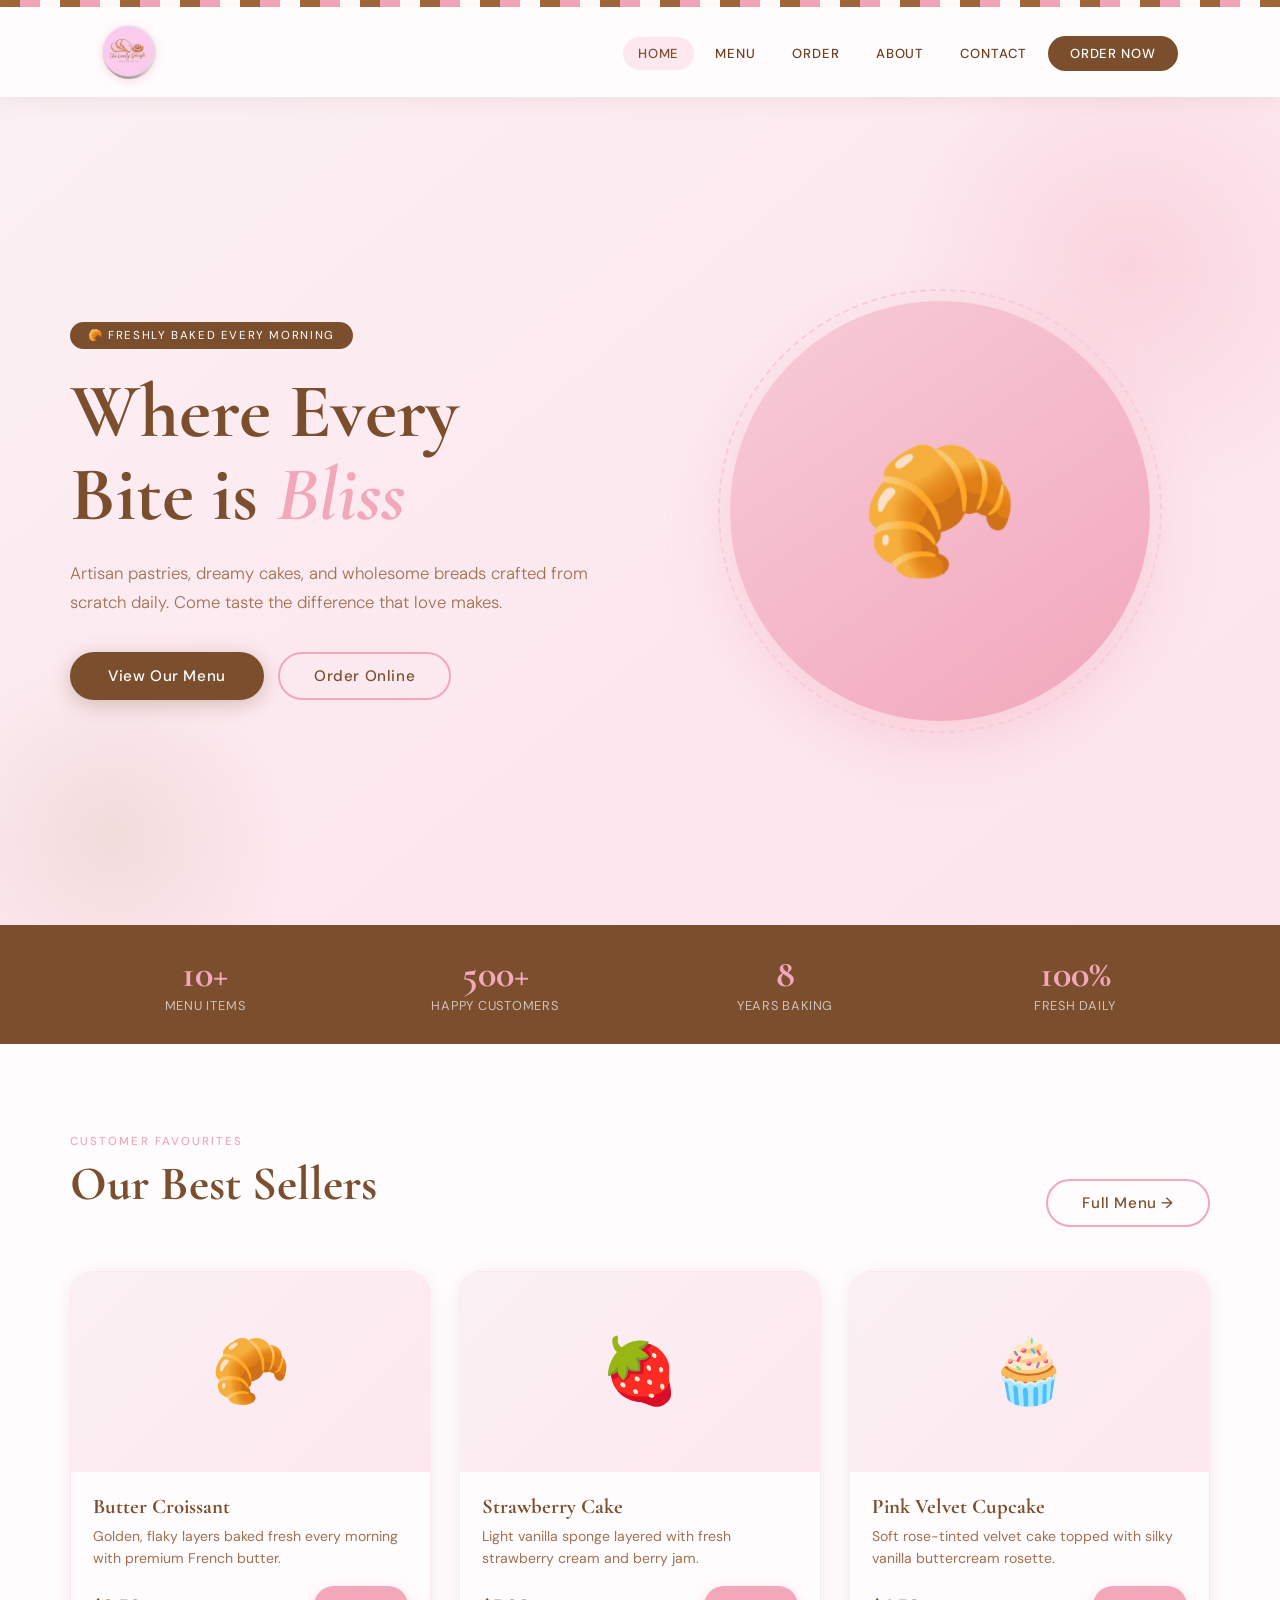
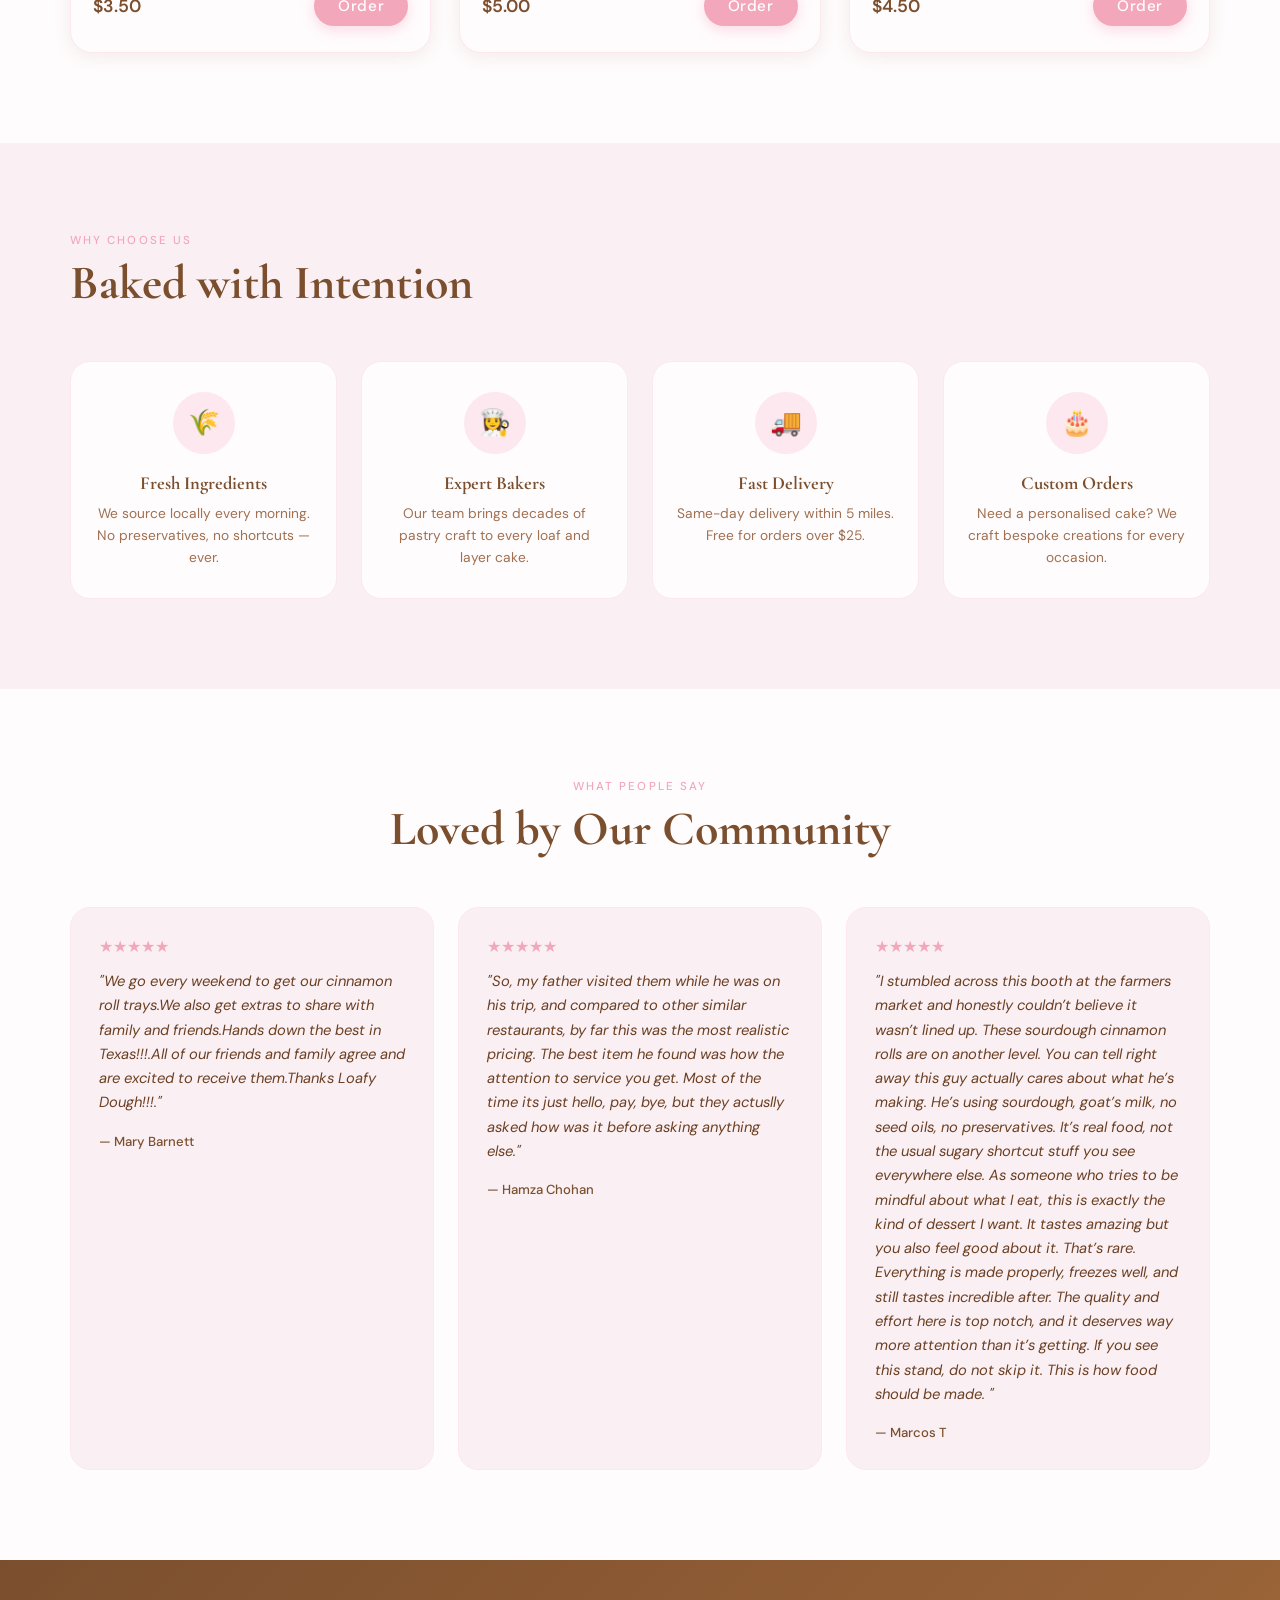
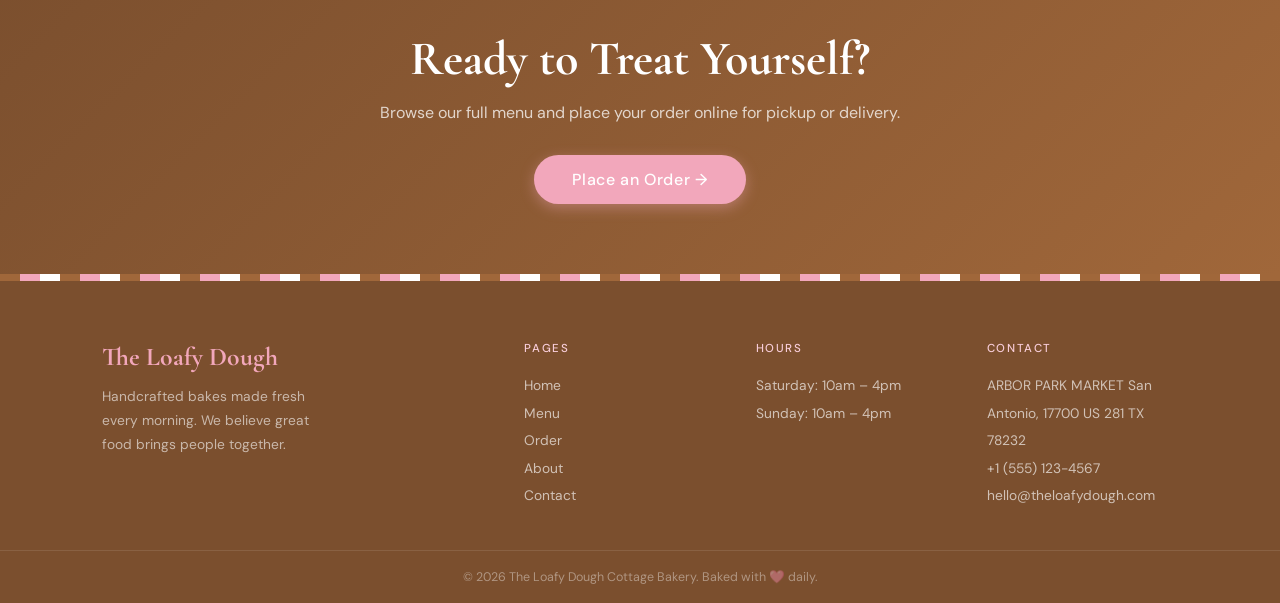
<file: bakery/index.html>
<!DOCTYPE html>
<html lang="en">
<head>
  <meta charset="UTF-8"/>
  <meta name="viewport" content="width=device-width, initial-scale=1.0"/>
  <title>The Loafy Dough — Home</title>
  <link rel="stylesheet" href="style.css"/>
  <style>
    /* HERO */
    .hero {
      min-height: 92vh;
      background: linear-gradient(140deg, var(--pink-soft) 0%, var(--pink-light) 55%, #fce4ec 100%);
      display: flex; align-items: center;
      padding: 60px 32px; position: relative; overflow: hidden;
    }
    .hero-blob1 {
      position:absolute; top:-80px; right:-100px;
      width:500px; height:500px; border-radius:50%;
      background:radial-gradient(circle, var(--pink) 0%, transparent 68%); opacity:.3;
    }
    .hero-blob2 {
      position:absolute; bottom:-100px; left:-80px;
      width:380px; height:380px; border-radius:50%;
      background:radial-gradient(circle, var(--brown-light) 0%, transparent 68%); opacity:.18;
    }
    .hero-inner {
      max-width:1140px; margin:0 auto; width:100%;
      display:grid; grid-template-columns:1fr 1fr; gap:60px; align-items:center;
      position:relative; z-index:1;
    }
    .hero-tag {
      display:inline-flex; align-items:center; gap:8px;
      background:var(--brown); color:#fff;
      font-size:.72rem; letter-spacing:.14em; text-transform:uppercase;
      padding:6px 18px; border-radius:22px; margin-bottom:22px;
      animation: fadeUp .6s ease both;
    }
    .hero h1 {
      font-family:'Cormorant Garamond',serif;
      font-size:clamp(3rem,6vw,5.2rem);
      line-height:1.08; color:var(--brown);
      margin-bottom:22px;
      animation: fadeUp .7s .1s ease both;
    }
    .hero h1 em { color:var(--pink); font-style:italic; }
    .hero-desc {
      font-size:1.05rem; color:var(--text-soft); font-weight:300;
      line-height:1.75; margin-bottom:34px;
      animation: fadeUp .7s .2s ease both;
    }
    .hero-btns { display:flex; gap:14px; flex-wrap:wrap; animation:fadeUp .7s .3s ease both; }
    .hero-visual {
      display:flex; align-items:center; justify-content:center;
      animation: fadeUp .8s .15s ease both;
    }
    .hero-circle {
      width:420px; height:420px; border-radius:50%;
      background:linear-gradient(145deg, var(--pink-mid), var(--pink));
      display:flex; align-items:center; justify-content:center;
      font-size:8rem; position:relative;
      box-shadow:0 20px 60px rgba(242,167,187,.4);
    }
    .hero-circle::before {
      content:''; position:absolute; inset:-12px; border-radius:50%;
      border:2px dashed var(--pink-mid); animation:spin 18s linear infinite;
    }
    @keyframes spin { to { transform:rotate(360deg); } }
    @keyframes fadeUp {
      from { opacity:0; transform:translateY(24px); }
      to   { opacity:1; transform:translateY(0); }
    }

    /* STATS BAND */
    .stats-band {
      background:var(--brown); padding:30px 32px;
    }
    .stats-inner {
      max-width:1140px; margin:0 auto;
      display:grid; grid-template-columns:repeat(4,1fr); gap:20px; text-align:center;
    }
    .stat-num {
      font-family:'Cormorant Garamond',serif;
      font-size:2.4rem; color:var(--pink); font-weight:700; line-height:1;
    }
    .stat-label { font-size:.8rem; color:rgba(255,255,255,.65); margin-top:4px; letter-spacing:.06em; text-transform:uppercase; }

    /* FEATURED */
    .featured { padding:90px 32px; background:var(--white); }
    .featured-inner { max-width:1140px; margin:0 auto; }
    .featured-header { display:flex; justify-content:space-between; align-items:flex-end; margin-bottom:44px; }
    .featured-grid { display:grid; grid-template-columns:repeat(3,1fr); gap:28px; }
    .feat-card {
      border-radius:22px; overflow:hidden;
      box-shadow:0 4px 18px rgba(122,79,46,.09);
      transition:transform .25s, box-shadow .25s; background:var(--white);
      border:1px solid var(--pink-light);
    }
    .feat-card:hover { transform:translateY(-6px); box-shadow:0 14px 36px rgba(242,167,187,.3); }
    .feat-img {
      height:200px; display:flex; align-items:center; justify-content:center;
      font-size:4rem;
      background:linear-gradient(135deg, var(--pink-soft), var(--pink-light));
    }
    .feat-body { padding:22px 22px 26px; }
    .feat-body h3 {
      font-family:'Cormorant Garamond',serif;
      font-size:1.3rem; color:var(--brown); margin-bottom:6px;
    }
    .feat-body p { font-size:.88rem; color:var(--text-soft); line-height:1.6; margin-bottom:16px; }
    .feat-footer { display:flex; justify-content:space-between; align-items:center; }
    .feat-price { font-size:1.1rem; font-weight:600; color:var(--brown); }

    /* WHY US */
    .why { padding:90px 32px; background:var(--pink-soft); }
    .why-inner { max-width:1140px; margin:0 auto; }
    .why-grid { display:grid; grid-template-columns:repeat(4,1fr); gap:24px; margin-top:50px; }
    .why-card {
      background:var(--white); border-radius:20px; padding:30px 24px;
      text-align:center; border:1px solid var(--pink-light);
      transition:transform .2s, box-shadow .2s;
    }
    .why-card:hover { transform:translateY(-4px); box-shadow:0 10px 28px rgba(242,167,187,.25); }
    .why-icon {
      width:62px; height:62px; border-radius:50%;
      background:var(--pink-light); display:flex; align-items:center; justify-content:center;
      font-size:1.6rem; margin:0 auto 18px;
    }
    .why-card h3 { font-family:'Cormorant Garamond',serif; font-size:1.15rem; color:var(--brown); margin-bottom:8px; }
    .why-card p { font-size:.86rem; color:var(--text-soft); line-height:1.6; }

    /* TESTIMONIALS */
    .testimonials { padding:90px 32px; background:var(--white); }
    .test-inner { max-width:1140px; margin:0 auto; text-align:center; }
    .test-grid { display:grid; grid-template-columns:repeat(3,1fr); gap:24px; margin-top:50px; text-align:left; }
    .test-card {
      background:var(--pink-soft); border-radius:20px; padding:28px;
      border:1px solid var(--pink-light);
    }
    .stars { color:var(--pink); font-size:1rem; margin-bottom:12px; }
    .test-card p { font-size:.92rem; color:var(--text-mid); line-height:1.65; font-style:italic; margin-bottom:18px; }
    .test-author { font-size:.82rem; font-weight:500; color:var(--brown); }

    /* CTA BAND */
    .cta-band {
      background:linear-gradient(135deg, var(--brown) 0%, var(--brown-strip) 100%);
      padding:70px 32px; text-align:center;
    }
    .cta-band h2 {
      font-family:'Cormorant Garamond',serif;
      font-size:clamp(2rem,4vw,3rem); color:#fff; margin-bottom:14px;
    }
    .cta-band p { color:rgba(255,255,255,.75); font-size:1rem; margin-bottom:32px; }

    @media(max-width:900px){
      .hero-inner { grid-template-columns:1fr; text-align:center; }
      .hero-btns { justify-content:center; }
      .hero-visual { display:none; }
      .featured-grid, .why-grid, .test-grid { grid-template-columns:1fr 1fr; }
      .stats-inner { grid-template-columns:1fr 1fr; gap:24px; }
      .featured-header { flex-direction:column; gap:16px; align-items:flex-start; }
    }
    @media(max-width:560px){
      .featured-grid, .why-grid, .test-grid { grid-template-columns:1fr; }
    }
  </style>
</head>
<body>

<div class="stripe"></div>

<nav>
  <div class="nav-inner">
    <a href="index.html" class="nav-logo"><img src="logo.jpg" alt="The Loafy Dough" class="nav-logo-img"/></a>
    <ul class="nav-links" id="navLinks">
      <li><a href="index.html" class="active">Home</a></li>
      <li><a href="menu.html">Menu</a></li>
      <li><a href="order.html">Order</a></li>
      <li><a href="about.html">About</a></li>
      <li><a href="contact.html">Contact</a></li>
      <li><a href="order.html" class="nav-cta">Order Now</a></li>
    </ul>
    <button class="ham-btn" style="display:none;background:none;border:none;cursor:pointer;padding:6px;flex-direction:column;gap:5px" onclick="toggleNav()">
      <span style="display:block;width:24px;height:2px;background:var(--brown);border-radius:2px"></span>
      <span style="display:block;width:24px;height:2px;background:var(--brown);border-radius:2px"></span>
      <span style="display:block;width:24px;height:2px;background:var(--brown);border-radius:2px"></span>
    </button>
  </div>
</nav>

<!-- HERO -->
<section class="hero">
  <div class="hero-blob1"></div>
  <div class="hero-blob2"></div>
  <div class="hero-inner">
    <div class="hero-text">
      <div class="hero-tag">🥐 Freshly Baked Every Morning</div>
      <h1>Where Every<br/>Bite is <em>Bliss</em></h1>
      <p class="hero-desc">Artisan pastries, dreamy cakes, and wholesome breads crafted from scratch daily. Come taste the difference that love makes.</p>
      <div class="hero-btns">
        <a href="menu.html" class="btn btn-primary">View Our Menu</a>
        <a href="order.html" class="btn btn-outline">Order Online</a>
      </div>
    </div>
    <div class="hero-visual">
      <div class="hero-circle">🥐</div>
    </div>
  </div>
</section>

<!-- STATS -->
<div class="stats-band">
  <div class="stats-inner">
    <div><div class="stat-num">10+</div><div class="stat-label">Menu Items</div></div>
    <div><div class="stat-num">500+</div><div class="stat-label">Happy Customers</div></div>
    <div><div class="stat-num">8</div><div class="stat-label">Years Baking</div></div>
    <div><div class="stat-num">100%</div><div class="stat-label">Fresh Daily</div></div>
  </div>
</div>

<!-- FEATURED -->
<section class="featured">
  <div class="featured-inner">
    <div class="featured-header">
      <div>
        <span class="section-label">Customer Favourites</span>
        <h2 class="section-title">Our Best Sellers</h2>
      </div>
      <a href="menu.html" class="btn btn-outline">Full Menu →</a>
    </div>
    <div class="featured-grid">
      <div class="feat-card">
        <div class="feat-img">🥐</div>
        <div class="feat-body">
          <h3>Butter Croissant</h3>
          <p>Golden, flaky layers baked fresh every morning with premium French butter.</p>
          <div class="feat-footer">
            <span class="feat-price">$3.50</span>
            <a href="order.html" class="btn btn-pink">Order</a>
          </div>
        </div>
      </div>
      <div class="feat-card">
        <div class="feat-img">🍓</div>
        <div class="feat-body">
          <h3>Strawberry Cake</h3>
          <p>Light vanilla sponge layered with fresh strawberry cream and berry jam.</p>
          <div class="feat-footer">
            <span class="feat-price">$5.00</span>
            <a href="order.html" class="btn btn-pink">Order</a>
          </div>
        </div>
      </div>
      <div class="feat-card">
        <div class="feat-img">🧁</div>
        <div class="feat-body">
          <h3>Pink Velvet Cupcake</h3>
          <p>Soft rose-tinted velvet cake topped with silky vanilla buttercream rosette.</p>
          <div class="feat-footer">
            <span class="feat-price">$4.50</span>
            <a href="order.html" class="btn btn-pink">Order</a>
          </div>
        </div>
      </div>
    </div>
  </div>
</section>

<!-- WHY US -->
<section class="why">
  <div class="why-inner">
    <span class="section-label">Why Choose Us</span>
    <h2 class="section-title">Baked with Intention</h2>
    <div class="why-grid">
      <div class="why-card">
        <div class="why-icon">🌾</div>
        <h3>Fresh Ingredients</h3>
        <p>We source locally every morning. No preservatives, no shortcuts — ever.</p>
      </div>
      <div class="why-card">
        <div class="why-icon">👩‍🍳</div>
        <h3>Expert Bakers</h3>
        <p>Our team brings decades of pastry craft to every loaf and layer cake.</p>
      </div>
      <div class="why-card">
        <div class="why-icon">🚚</div>
        <h3>Fast Delivery</h3>
        <p>Same-day delivery within 5 miles. Free for orders over $25.</p>
      </div>
      <div class="why-card">
        <div class="why-icon">🎂</div>
        <h3>Custom Orders</h3>
        <p>Need a personalised cake? We craft bespoke creations for every occasion.</p>
      </div>
    </div>
  </div>
</section>

<!-- TESTIMONIALS -->
<section class="testimonials">
  <div class="test-inner">
    <span class="section-label">What People Say</span>
    <h2 class="section-title">Loved by Our Community</h2>
    <div class="test-grid">
      <div class="test-card">
        <div class="stars">★★★★★</div>
        <p>"We go every weekend to get our cinnamon roll trays.We also get extras to share with family and friends.Hands down the best in Texas!!!.All of our friends and family agree and are excited to receive them.Thanks Loafy Dough!!!."</p>
        <div class="test-author">— Mary Barnett</div>
      </div>
      <div class="test-card">
        <div class="stars">★★★★★</div>
        <p>"So, my father visited them while he was on his trip, and compared to other similar restaurants, by far this was the most realistic pricing. The best item he found was how the attention to service you get. Most of the time its just hello, pay, bye, but they actuslly asked how was it before asking anything else."</p>
        <div class="test-author">— Hamza Chohan</div>
      </div>
      <div class="test-card">
        <div class="stars">★★★★★</div>
        <p>"I stumbled across this booth at the farmers market and honestly couldn’t believe it wasn’t lined up. These sourdough cinnamon rolls are on another level.
You can tell right away this guy actually cares about what he’s making. He’s using sourdough, goat’s milk, no seed oils, no preservatives. It’s real food, not the usual sugary shortcut stuff you see everywhere else.
As someone who tries to be mindful about what I eat, this is exactly the kind of dessert I want. It tastes amazing but you also feel good about it. That’s rare.
Everything is made properly, freezes well, and still tastes incredible after. The quality and effort here is top notch, and it deserves way more attention than it’s getting.
If you see this stand, do not skip it. This is how food should be made.
"</p>
        <div class="test-author">— Marcos T</div>
      </div>
    </div>
  </div>
</section>

<!-- CTA -->
<section class="cta-band">
  <h2>Ready to Treat Yourself?</h2>
  <p>Browse our full menu and place your order online for pickup or delivery.</p>
  <a href="order.html" class="btn btn-pink" style="font-size:1rem;padding:14px 38px">Place an Order →</a>
</section>

<div class="stripe"></div>

<footer>
  <div class="footer-inner">
    <div class="footer-brand">
      <div class="logo">The Loafy Dough</div>
      <p>Handcrafted bakes made fresh every morning. We believe great food brings people together.</p>
    </div>
    <div class="footer-col">
      <h4>Pages</h4>
      <a href="index.html">Home</a>
      <a href="menu.html">Menu</a>
      <a href="order.html">Order</a>
      <a href="about.html">About</a>
      <a href="contact.html">Contact</a>
    </div>
    <div class="footer-col">
      <h4>Hours</h4>
      <!-- <p>Mon–Fri: 7am – 7pm</p> -->
      <p>Saturday: 10am – 4pm</p>
      <p>Sunday: 10am – 4pm</p>
    </div>
    <div class="footer-col">
      <h4>Contact</h4>
      <p>ARBOR PARK MARKET
San Antonio, 17700 US 281
TX 78232</p>
      <p>+1 (555) 123-4567</p>
      <p>hello@theloafydough.com</p>
    </div>
  </div>
  <div class="footer-bottom">© 2026 The Loafy Dough Cottage Bakery. Baked with 🩷 daily.</div>
</footer>

<script src="script.js"></script>
</body>
</html>
</file>
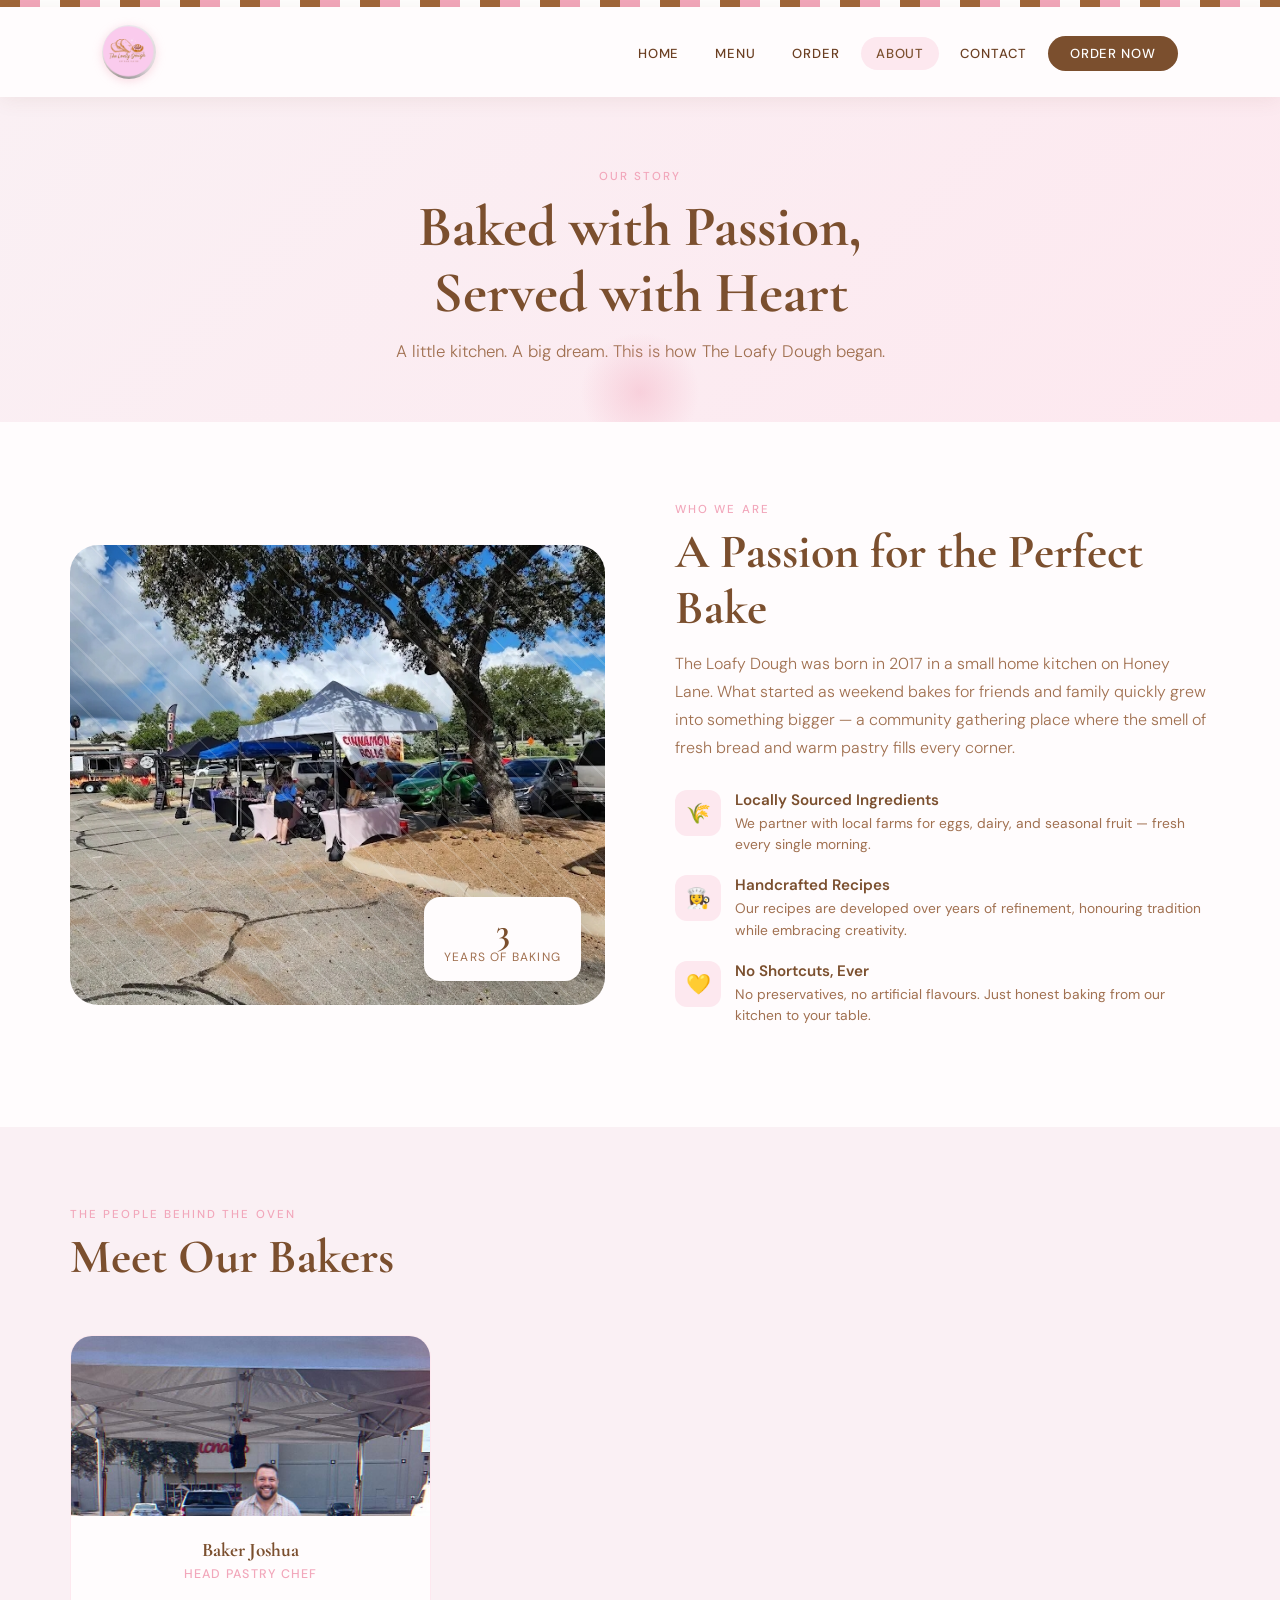
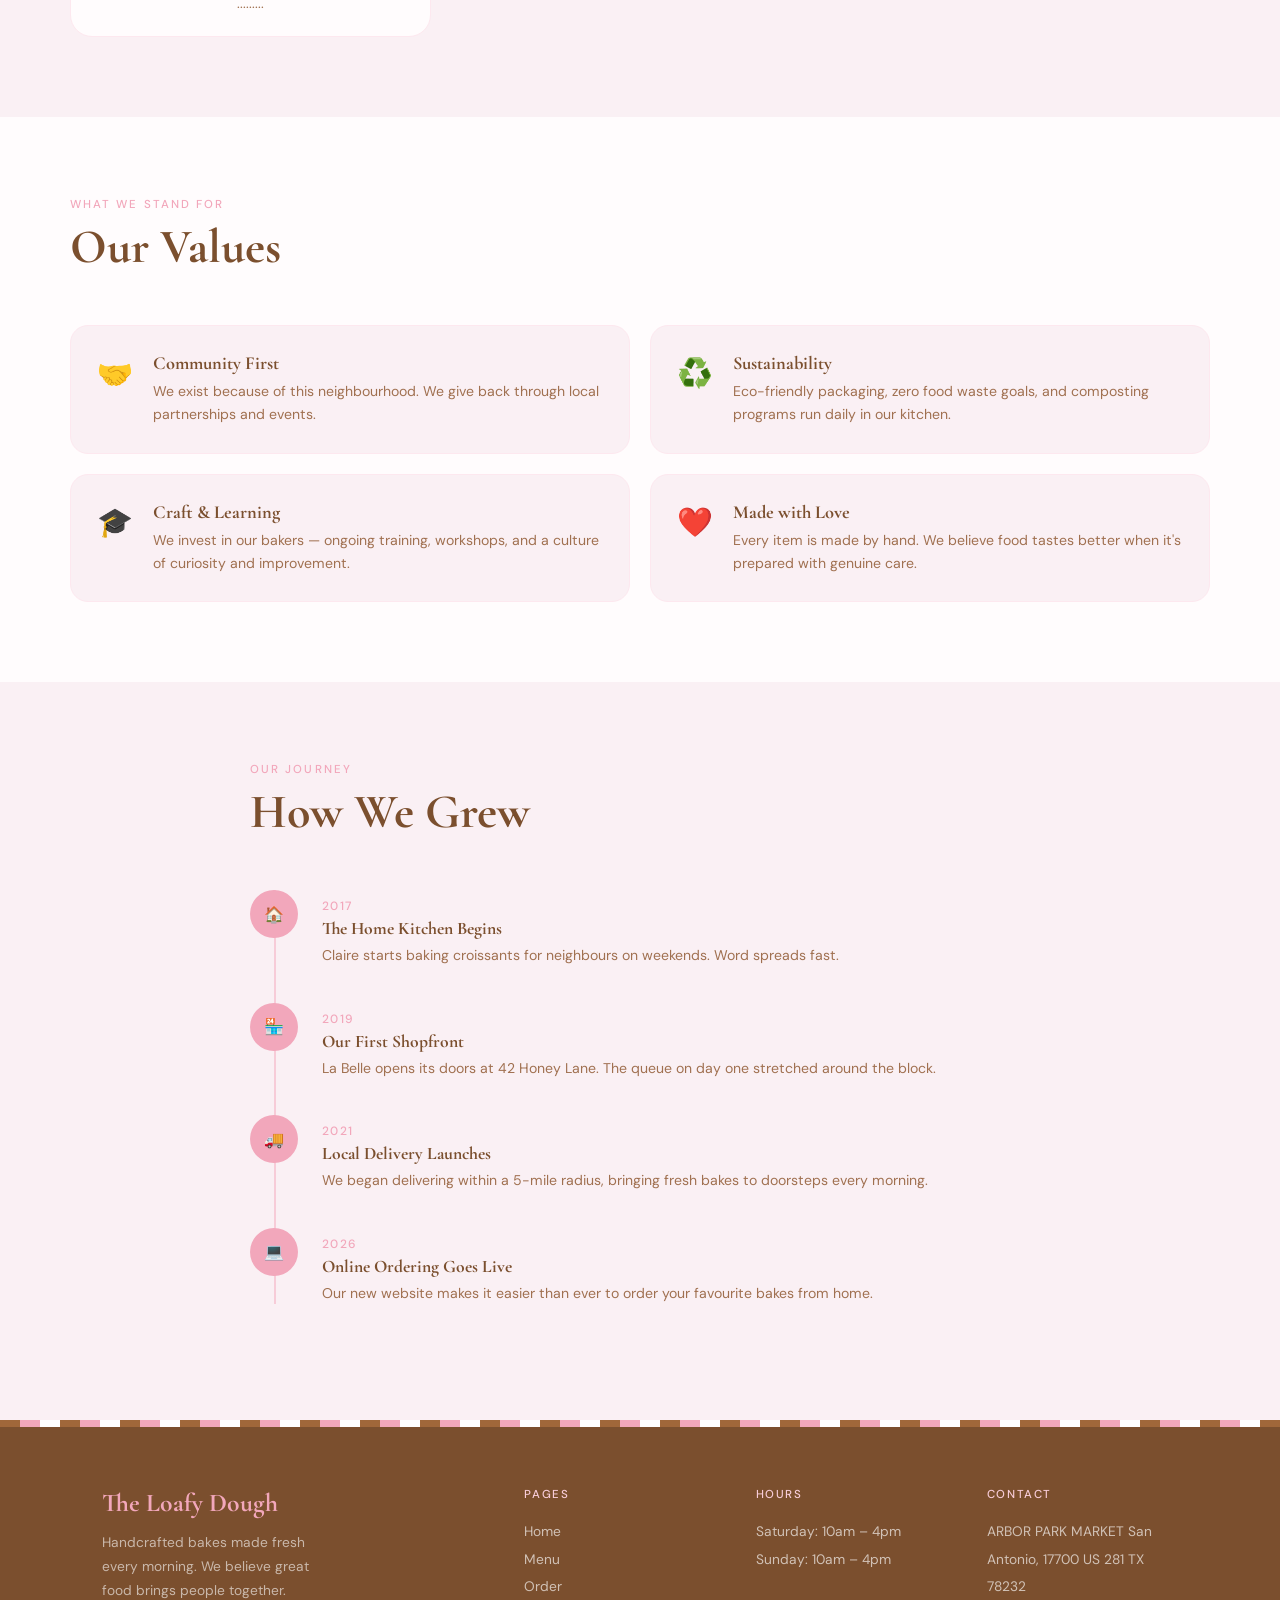
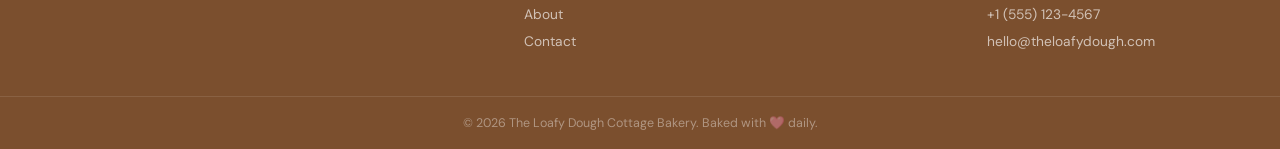
<file: bakery/about.html>
<!DOCTYPE html>
<html lang="en">
<head>
  <meta charset="UTF-8"/>
  <meta name="viewport" content="width=device-width, initial-scale=1.0"/>
  <title>The Loafy Dough — About Us</title>
  <link rel="stylesheet" href="style.css"/>
  <style>
    /* STORY */
    .story { padding:80px 32px; }
    .story-inner { max-width:1140px; margin:0 auto; display:grid; grid-template-columns:1fr 1fr; gap:70px; align-items:center; }
    .story-visual {
      border-radius:28px; overflow:hidden; position:relative;
      height: 460px;
    }
    .story-visual img {
      width: 100%;
      height: 100%;
      object-fit: cover;
    }
    .story-visual::before {
      content:'';position:absolute;inset:0;
      background:repeating-linear-gradient(45deg,transparent,transparent 18px,rgba(255,255,255,.15) 18px,rgba(255,255,255,.15) 20px);
    }
    .story-badge {
      position:absolute; bottom:24px; right:24px;
      background:var(--white); border-radius:16px; padding:16px 20px;
      box-shadow:0 8px 24px rgba(0,0,0,.12); text-align:center;
    }
    .story-badge .num { font-family:'Cormorant Garamond',serif; font-size:2.2rem; color:var(--brown); font-weight:700; line-height:1; }
    .story-badge .lbl { font-size:.75rem; color:var(--text-soft); text-transform:uppercase; letter-spacing:.1em; }
    .story-text .section-sub { margin-bottom:28px; }
    .story-feat { display:flex; gap:14px; align-items:flex-start; margin-bottom:20px; }
    .story-icon { width:46px; height:46px; border-radius:12px; background:var(--pink-light); display:flex; align-items:center; justify-content:center; font-size:1.25rem; flex-shrink:0; }
    .story-feat h4 { font-weight:600; color:var(--brown); margin-bottom:3px; font-size:.95rem; }
    .story-feat p { font-size:.86rem; color:var(--text-soft); line-height:1.55; }

    /* TEAM */
    .team { padding:80px 32px; background:var(--pink-soft); }
    .team-inner { max-width:1140px; margin:0 auto; }
    .team-grid { display:grid; grid-template-columns:repeat(3,1fr); gap:28px; margin-top:50px; }
    .team-card { background:var(--white); border-radius:22px; overflow:hidden; border:1px solid var(--pink-light); text-align:center; transition:transform .25s; }
    .team-card:hover { transform:translateY(-5px); }
    .team-avatar {
      height:180px; overflow:hidden;
    }
    .team-avatar img{
      width: 100%;
      height: 100%;
      object-fit: cover;
      object-position: center 35%;
      transform: scale(1.8);
      transform-origin: center 40%;
    }
    
    .team-body { padding:22px; }
    .team-body h3 { font-family:'Cormorant Garamond',serif; font-size:1.2rem; color:var(--brown); margin-bottom:4px; }
    .team-role { font-size:.78rem; letter-spacing:.1em; text-transform:uppercase; color:var(--pink); font-weight:500; margin-bottom:10px; }
    .team-body p { font-size:.86rem; color:var(--text-soft); line-height:1.6; }

    /* VALUES */
    .values { padding:80px 32px; }
    .values-inner { max-width:1140px; margin:0 auto; }
    .values-grid { display:grid; grid-template-columns:repeat(2,1fr); gap:20px; margin-top:50px; }
    .val-card {
      display:flex; gap:20px; padding:26px; border-radius:18px;
      background:var(--pink-soft); border:1px solid var(--pink-light);
      align-items:flex-start; transition:transform .2s;
    }
    .val-card:hover { transform:translateX(4px); }
    .val-icon { font-size:1.8rem; flex-shrink:0; margin-top:2px; }
    .val-card h3 { font-family:'Cormorant Garamond',serif; font-size:1.15rem; color:var(--brown); margin-bottom:6px; }
    .val-card p { font-size:.88rem; color:var(--text-soft); line-height:1.65; }

    /* TIMELINE */
    .timeline { padding:80px 32px; background:var(--pink-soft); }
    .timeline-inner { max-width:780px; margin:0 auto; }
    .tl-list { margin-top:50px; position:relative; }
    .tl-list::before { content:''; position:absolute; left:24px; top:0; bottom:0; width:2px; background:var(--pink-mid); }
    .tl-item { display:flex; gap:24px; margin-bottom:36px; align-items:flex-start; }
    .tl-dot { width:48px; height:48px; border-radius:50%; background:var(--pink); flex-shrink:0; display:flex; align-items:center; justify-content:center; color:#fff; font-size:1rem; font-weight:600; position:relative; z-index:1; }
    .tl-content { padding-top:8px; }
    .tl-year { font-size:.75rem; letter-spacing:.12em; text-transform:uppercase; color:var(--pink); font-weight:500; margin-bottom:4px; }
    .tl-content h4 { font-family:'Cormorant Garamond',serif; font-size:1.1rem; color:var(--brown); margin-bottom:5px; }
    .tl-content p { font-size:.88rem; color:var(--text-soft); line-height:1.6; }

    @media(max-width:860px){
      .story-inner { grid-template-columns:1fr; }
      .story-visual { height:300px; }
      .team-grid { grid-template-columns:1fr 1fr; }
      .values-grid { grid-template-columns:1fr; }
    }
    @media(max-width:560px){ .team-grid { grid-template-columns:1fr; } }
  </style>
</head>
<body>

<div class="stripe"></div>

<nav>
  <div class="nav-inner">
    <a href="index.html" class="nav-logo"><img src="logo.jpg" alt="The Loafy Dough" class="nav-logo-img"/></a>
    <ul class="nav-links" id="navLinks">
      <li><a href="index.html">Home</a></li>
      <li><a href="menu.html">Menu</a></li>
      <li><a href="order.html">Order</a></li>
      <li><a href="about.html" class="active">About</a></li>
      <li><a href="contact.html">Contact</a></li>
      <li><a href="order.html" class="nav-cta">Order Now</a></li>
    </ul>
    <button class="ham-btn" style="display:none;background:none;border:none;cursor:pointer;padding:6px;flex-direction:column;gap:5px" onclick="toggleNav()">
      <span style="display:block;width:24px;height:2px;background:var(--brown);border-radius:2px"></span>
      <span style="display:block;width:24px;height:2px;background:var(--brown);border-radius:2px"></span>
      <span style="display:block;width:24px;height:2px;background:var(--brown);border-radius:2px"></span>
    </button>
  </div>
</nav>

<div class="page-hero">
  <span class="section-label">Our Story</span>
  <h1 class="section-title">Baked with Passion,<br/>Served with Heart</h1>
  <p>A little kitchen. A big dream. This is how The Loafy Dough began.</p>
</div>

<!-- STORY -->
<section class="story">
  <div class="story-inner">
    <div class="story-visual">
      <img src="Loafydough1.jpg" alt="loafy dough entrance"/>
      <div class="story-badge">
        <div class="num">3</div>
        <div class="lbl">Years of Baking</div>
      </div>
    </div>
    <div class="story-text">
      <span class="section-label">Who We Are</span>
      <h2 class="section-title">A Passion for the Perfect Bake</h2>
      <p class="section-sub">The Loafy Dough was born in 2017 in a small home kitchen on Honey Lane. What started as weekend bakes for friends and family quickly grew into something bigger — a community gathering place where the smell of fresh bread and warm pastry fills every corner.</p>
      <div class="story-feat">
        <div class="story-icon">🌾</div>
        <div>
          <h4>Locally Sourced Ingredients</h4>
          <p>We partner with local farms for eggs, dairy, and seasonal fruit — fresh every single morning.</p>
        </div>
      </div>
      <div class="story-feat">
        <div class="story-icon">👩‍🍳</div>
        <div>
          <h4>Handcrafted Recipes</h4>
          <p>Our recipes are developed over years of refinement, honouring tradition while embracing creativity.</p>
        </div>
      </div>
      <div class="story-feat">
        <div class="story-icon">💛</div>
        <div>
          <h4>No Shortcuts, Ever</h4>
          <p>No preservatives, no artificial flavours. Just honest baking from our kitchen to your table.</p>
        </div>
      </div>
    </div>
  </div>
</section>

<!-- TEAM -->
<section class="team">
  <div class="team-inner">
    <span class="section-label">The People Behind the Oven</span>
    <h2 class="section-title">Meet Our Bakers</h2>
    <div class="team-grid">
      <div class="team-card">
        <div class="team-avatar">
          <img src="baker joshua.jpg" alt="baker joshua">
        </div>
        <div class="team-body">
          <h3>Baker Joshua </h3>
          <div class="team-role">Head Pastry Chef</div>
          <p>.........</p>
        </div>
      </div>
      <!-- <div class="team-card"> -->
        <!-- <div class="team-avatar">👨‍🍳</div> -->
        <!-- <div class="team-body"> -->
          <!-- <h3>Marcus Webb</h3> -->
          <!-- <div class="team-role">Head Bread Baker</div> -->
          <!-- <p>Marcus has been perfecting sourdough for over a decade. His loaves are legendary in the neighbourhood.</p> -->
        </div>
      </div>
      <!-- <div class="team-card"> -->
        <!-- <div class="team-avatar">🎂</div> -->
        <!-- <div class="team-body"> -->
          <!-- <h3>Lily Chen</h3> -->
          <!-- <div class="team-role">Cake Designer</div> -->
          <!-- <p>Lily turns cake into art. Her custom creations have graced hundreds of birthdays and weddings.</p> -->
        </div>
      </div>
    </div>
  </div>
</section>

<!-- VALUES -->
<section class="values">
  <div class="values-inner">
    <span class="section-label">What We Stand For</span>
    <h2 class="section-title">Our Values</h2>
    <div class="values-grid">
      <div class="val-card"><div class="val-icon">🤝</div><div><h3>Community First</h3><p>We exist because of this neighbourhood. We give back through local partnerships and events.</p></div></div>
      <div class="val-card"><div class="val-icon">♻️</div><div><h3>Sustainability</h3><p>Eco-friendly packaging, zero food waste goals, and composting programs run daily in our kitchen.</p></div></div>
      <div class="val-card"><div class="val-icon">🎓</div><div><h3>Craft & Learning</h3><p>We invest in our bakers — ongoing training, workshops, and a culture of curiosity and improvement.</p></div></div>
      <div class="val-card"><div class="val-icon">❤️</div><div><h3>Made with Love</h3><p>Every item is made by hand. We believe food tastes better when it's prepared with genuine care.</p></div></div>
    </div>
  </div>
</section>

<!-- TIMELINE -->
<section class="timeline">
  <div class="timeline-inner">
    <span class="section-label">Our Journey</span>
    <h2 class="section-title">How We Grew</h2>
    <div class="tl-list">
      <div class="tl-item">
        <div class="tl-dot">🏠</div>
        <div class="tl-content">
          <div class="tl-year">2017</div>
          <h4>The Home Kitchen Begins</h4>
          <p>Claire starts baking croissants for neighbours on weekends. Word spreads fast.</p>
        </div>
      </div>
      <div class="tl-item">
        <div class="tl-dot">🏪</div>
        <div class="tl-content">
          <div class="tl-year">2019</div>
          <h4>Our First Shopfront</h4>
          <p>La Belle opens its doors at 42 Honey Lane. The queue on day one stretched around the block.</p>
        </div>
      </div>
      <div class="tl-item">
        <div class="tl-dot">🚚</div>
        <div class="tl-content">
          <div class="tl-year">2021</div>
          <h4>Local Delivery Launches</h4>
          <p>We began delivering within a 5-mile radius, bringing fresh bakes to doorsteps every morning.</p>
        </div>
      </div>
      <div class="tl-item">
        <div class="tl-dot">💻</div>
        <div class="tl-content">
          <div class="tl-year">2026</div>
          <h4>Online Ordering Goes Live</h4>
          <p>Our new website makes it easier than ever to order your favourite bakes from home.</p>
        </div>
      </div>
    </div>
  </div>
</section>

<div class="stripe"></div>

<footer>
  <div class="footer-inner">
    <div class="footer-brand">
      <div class="logo">The Loafy Dough</div>
      <p>Handcrafted bakes made fresh every morning. We believe great food brings people together.</p>
    </div>
    <div class="footer-col">
      <h4>Pages</h4>
      <a href="index.html">Home</a>
      <a href="menu.html">Menu</a>
      <a href="order.html">Order</a>
      <a href="about.html">About</a>
      <a href="contact.html">Contact</a>
    </div>
    <div class="footer-col">
      <h4>Hours</h4>
      <!-- <p>Mon–Fri: 7am – 7pm</p> -->
      <p>Saturday: 10am – 4pm</p>
      <p>Sunday: 10am – 4pm</p>
    </div>
    <div class="footer-col">
      <h4>Contact</h4>
      <p>ARBOR PARK MARKET San Antonio, 17700 US 281 TX 78232</p>
      <p>+1 (555) 123-4567</p>
      <p>hello@theloafydough.com</p>
    </div>
  </div>
  <div class="footer-bottom">© 2026 The Loafy Dough Cottage Bakery. Baked with 🩷 daily.</div>
</footer>

<script src="script.js"></script>
</body>
</html>
</file>
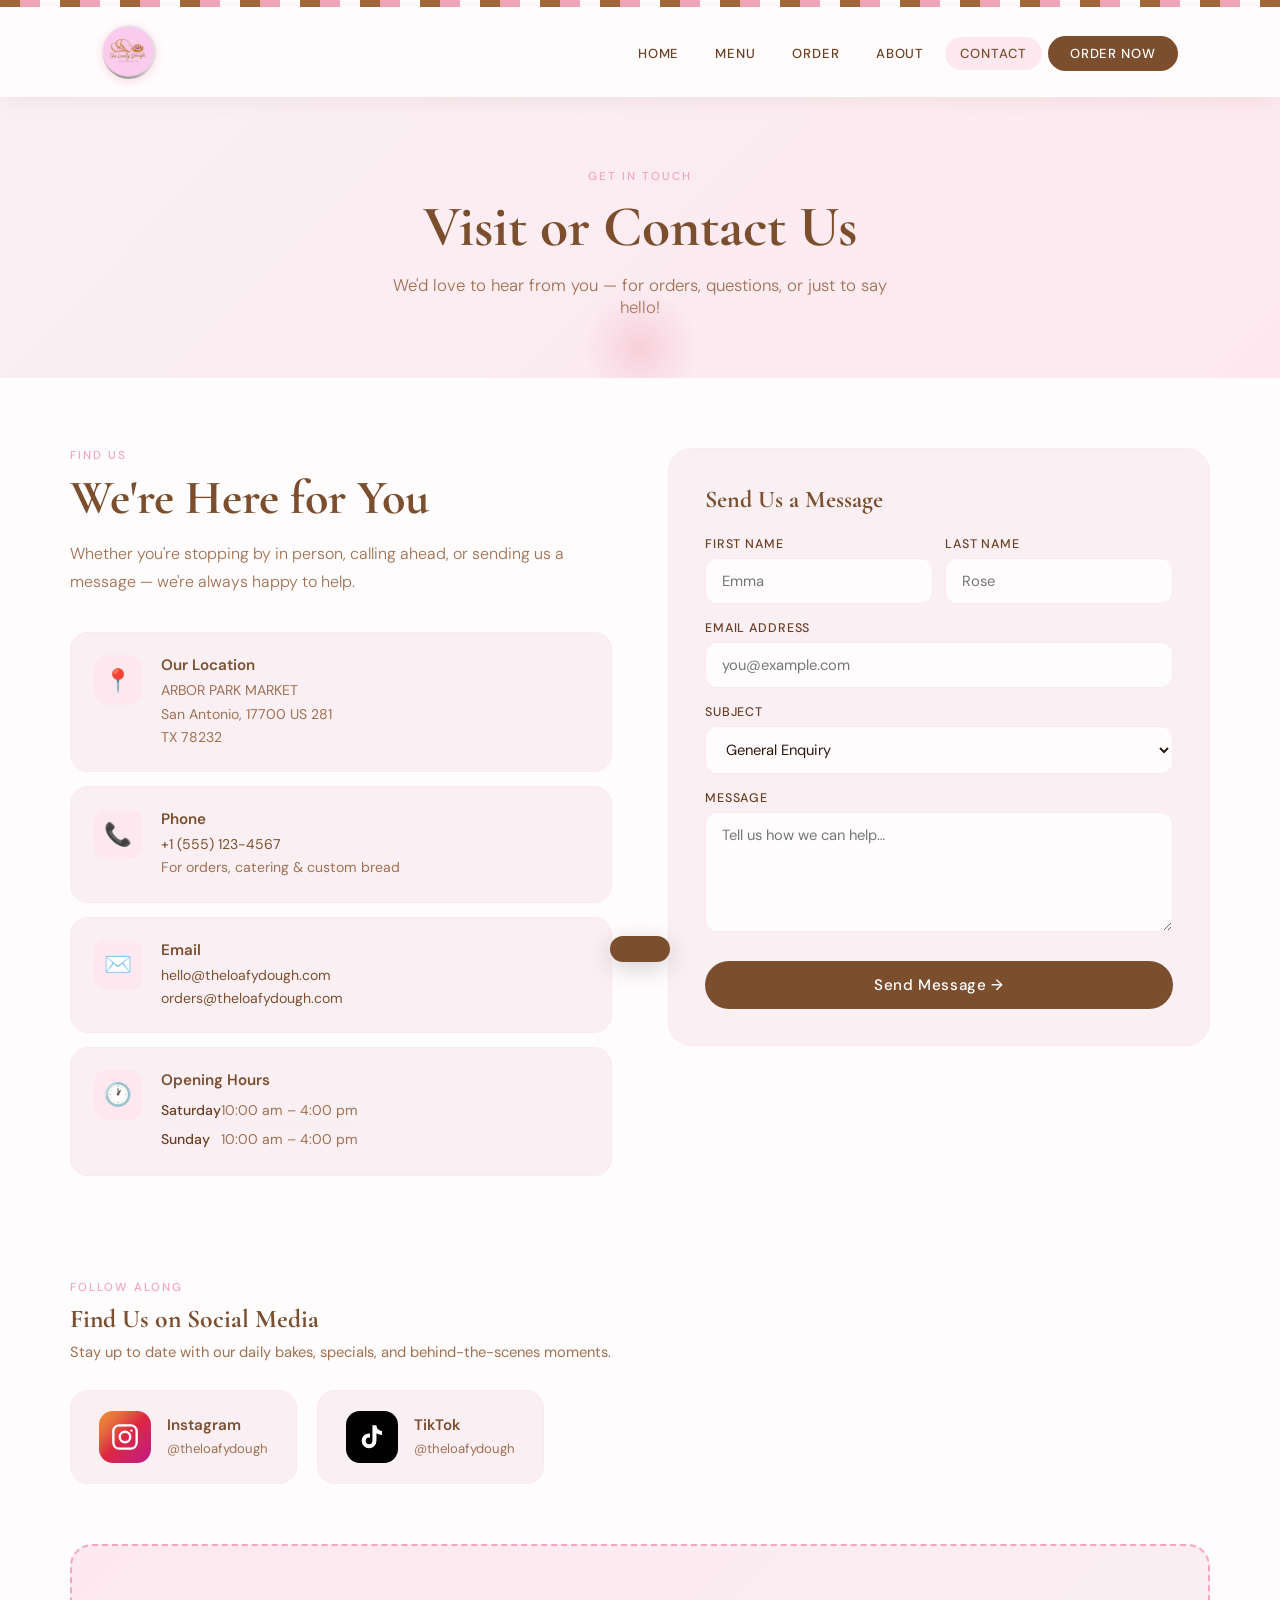
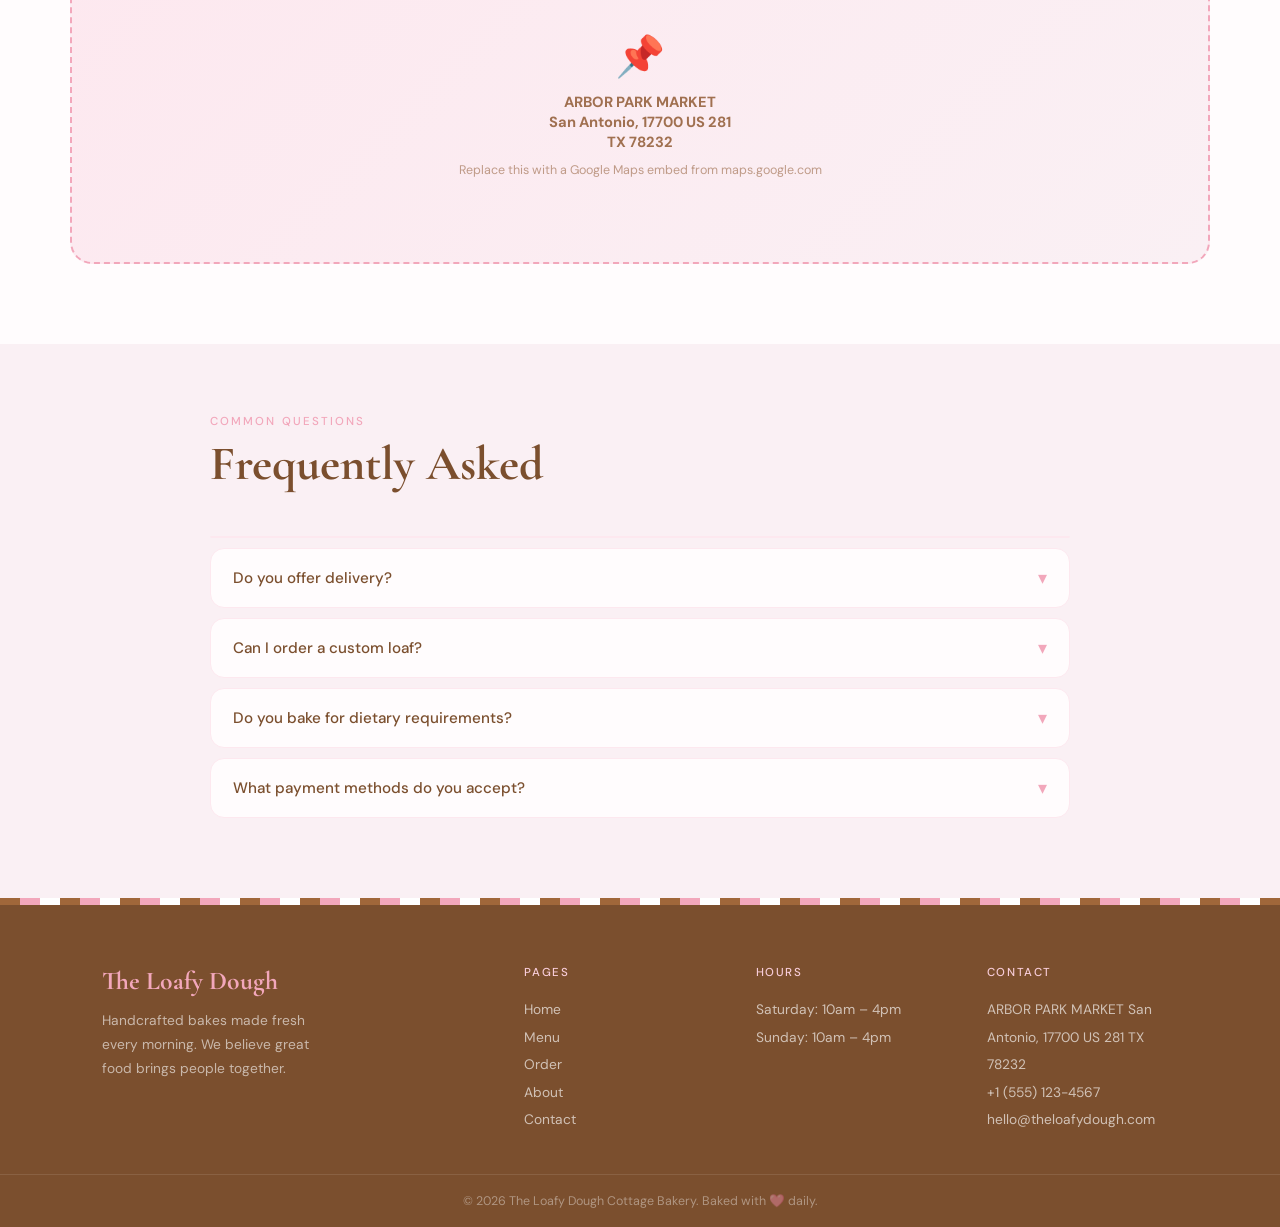
<file: bakery/contact.html>
<!DOCTYPE html>
<html lang="en">
<head>
  <meta charset="UTF-8"/>
  <meta name="viewport" content="width=device-width, initial-scale=1.0"/>
  <title>The Loafy Dough — Contact</title>
  <link rel="stylesheet" href="style.css"/>
  <style>
    .contact-wrap { padding:70px 32px 90px; }
    .contact-inner { max-width:1140px; margin:0 auto; display:grid; grid-template-columns:1fr 1fr; gap:56px; align-items:start; }

    /* INFO SIDE */
    .info-side .section-sub { margin-bottom:36px; }
    .info-card {
      display:flex; gap:18px; align-items:flex-start;
      padding:22px; background:var(--pink-soft); border-radius:18px;
      border:1px solid var(--pink-light); margin-bottom:14px;
      transition:transform .2s;
    }
    .info-card:hover { transform:translateX(4px); }
    .info-icon {
      width:50px; height:50px; border-radius:14px;
      background:var(--pink-light); display:flex; align-items:center;
      justify-content:center; font-size:1.4rem; flex-shrink:0;
    }
    .info-card h4 { font-weight:600; color:var(--brown); margin-bottom:4px; font-size:.95rem; }
    .info-card p { font-size:.88rem; color:var(--text-soft); line-height:1.65; }
    .info-card a { color:var(--brown); text-decoration:none; }
    .info-card a:hover { color:var(--pink); }

    /* HOURS */
    .hours-table { width:100%; margin-top:6px; }
    .hours-row { display:flex; justify-content:space-between; font-size:.88rem; padding:5px 0; border-bottom:1px solid var(--pink-light); }
    .hours-row:last-child { border:none; }
    .hours-row .day { color:var(--text-mid); font-weight:500; }
    .hours-row .time { color:var(--text-soft); }

    /* FORM SIDE */
    .form-box {
      background:var(--pink-soft); border-radius:24px; padding:36px;
      border:1px solid var(--pink-light);
    }
    .form-box h3 {
      font-family:'Cormorant Garamond',serif;
      font-size:1.5rem; color:var(--brown); margin-bottom:22px;
    }
    .fg { margin-bottom:16px; }
    .fg label { display:block; font-size:.78rem; font-weight:500; letter-spacing:.07em; text-transform:uppercase; color:var(--text-mid); margin-bottom:6px; }
    .fg input, .fg select, .fg textarea {
      width:100%; padding:12px 16px; border-radius:12px;
      border:1.5px solid var(--pink-light); background:var(--white);
      font-family:'DM Sans',sans-serif; font-size:.92rem; color:var(--text-dark);
      outline:none; transition:border .2s;
    }
    .fg input:focus, .fg select:focus, .fg textarea:focus { border-color:var(--pink); }
    .fg textarea { min-height:120px; resize:vertical; }
    .fg-row { display:grid; grid-template-columns:1fr 1fr; gap:12px; }
    .send-btn {
      width:100%; padding:14px; background:var(--brown); color:#fff;
      border:none; border-radius:32px; font-size:.95rem; font-weight:500;
      font-family:'DM Sans',sans-serif; cursor:pointer; letter-spacing:.04em;
      margin-top:8px; transition:all .2s;
    }
    .send-btn:hover { background:var(--brown-strip); transform:translateY(-1px); }

    /* MAP */
    /* SOCIAL */
    .social-section { padding:0 32px 60px; }
    .social-inner { max-width:1140px; margin:0 auto; }
    .social-title { font-family:'Cormorant Garamond',serif; font-size:1.6rem; color:var(--brown); margin-bottom:8px; }
    .social-sub { font-size:.92rem; color:var(--text-soft); margin-bottom:28px; }
    .social-cards { display:flex; gap:20px; flex-wrap:wrap; }
    .social-card {
      display:flex; align-items:center; gap:16px;
      padding:20px 28px; border-radius:18px; text-decoration:none;
      border:1.5px solid var(--pink-light); background:var(--pink-soft);
      transition:transform .22s, box-shadow .22s, border-color .2s;
      min-width:220px;
    }
    .social-card:hover { transform:translateY(-4px); box-shadow:0 10px 28px rgba(242,167,187,.3); border-color:var(--pink); }
    .social-icon-wrap {
      width:52px; height:52px; border-radius:14px;
      display:flex; align-items:center; justify-content:center; flex-shrink:0;
    }
    .social-icon-wrap svg { width:28px; height:28px; }
    .ig-wrap { background:linear-gradient(135deg,#f09433,#e6683c,#dc2743,#cc2366,#bc1888); }
    .tt-wrap { background:#010101; }
    .social-info h4 { font-weight:600; color:var(--brown); font-size:.95rem; margin-bottom:2px; }
    .social-info span { font-size:.82rem; color:var(--text-soft); }

    .map-section { padding:0 32px 80px; }
    .map-inner { max-width:1140px; margin:0 auto; }
    .map-placeholder {
      border-radius:22px; overflow:hidden;
      height:320px; background:linear-gradient(135deg, var(--pink-light), var(--pink-soft));
      display:flex; flex-direction:column; align-items:center; justify-content:center;
      border:2px dashed var(--pink); color:var(--text-soft); text-align:center; gap:10px;
    }
    .map-placeholder span { font-size:2.5rem; }
    .map-placeholder p { font-size:.92rem; }
    .map-placeholder small { font-size:.78rem; opacity:.65; }

    /* FAQ */
    .faq { padding:70px 32px; background:var(--pink-soft); }
    .faq-inner { max-width:860px; margin:0 auto; }
    .faq-list { margin-top:44px; }
    .faq-item {
      background:var(--white); border-radius:14px; margin-bottom:10px;
      border:1px solid var(--pink-light); overflow:hidden;
    }
    .faq-q {
      padding:18px 22px; cursor:pointer;
      display:flex; justify-content:space-between; align-items:center;
      font-weight:500; color:var(--brown); font-size:.95rem;
      transition:background .2s;
    }
    .faq-q:hover { background:var(--pink-soft); }
    .faq-q .arrow { font-size:1.1rem; transition:transform .25s; color:var(--pink); }
    .faq-item.open .faq-q .arrow { transform:rotate(180deg); }
    .faq-a {
      max-height:0; overflow:hidden; transition:max-height .3s ease, padding .3s;
      padding:0 22px; font-size:.9rem; color:var(--text-soft); line-height:1.7;
    }
    .faq-item.open .faq-a { max-height:200px; padding:0 22px 18px; }

    @media(max-width:860px){
      .contact-inner { grid-template-columns:1fr; }
      .fg-row { grid-template-columns:1fr; }
    }
  </style>
</head>
<body>

<div class="stripe"></div>

<nav>
  <div class="nav-inner">
    <a href="index.html" class="nav-logo"><img src="logo.jpg" alt="The Loafy Dough" class="nav-logo-img"/></a>
    <ul class="nav-links" id="navLinks">
      <li><a href="index.html">Home</a></li>
      <li><a href="menu.html">Menu</a></li>
      <li><a href="order.html">Order</a></li>
      <li><a href="about.html">About</a></li>
      <li><a href="contact.html" class="active">Contact</a></li>
      <li><a href="order.html" class="nav-cta">Order Now</a></li>
    </ul>
    <button class="ham-btn" style="display:none;background:none;border:none;cursor:pointer;padding:6px;flex-direction:column;gap:5px" onclick="toggleNav()">
      <span style="display:block;width:24px;height:2px;background:var(--brown);border-radius:2px"></span>
      <span style="display:block;width:24px;height:2px;background:var(--brown);border-radius:2px"></span>
      <span style="display:block;width:24px;height:2px;background:var(--brown);border-radius:2px"></span>
    </button>
  </div>
</nav>

<div class="page-hero">
  <span class="section-label">Get in Touch</span>
  <h1 class="section-title">Visit or Contact Us</h1>
  <p>We'd love to hear from you — for orders, questions, or just to say hello!</p>
</div>

<!-- CONTACT LAYOUT -->
<section class="contact-wrap">
  <div class="contact-inner">

    <!-- INFO -->
    <div class="info-side">
      <span class="section-label">Find Us</span>
      <h2 class="section-title">We're Here for You</h2>
      <p class="section-sub">Whether you're stopping by in person, calling ahead, or sending us a message — we're always happy to help.</p>

      <div class="info-card">
        <div class="info-icon">📍</div>
        <div>
          <h4>Our Location</h4>
          <p>ARBOR PARK MARKET<br/>San Antonio, 17700 US 281<br/>TX 78232</p>
        </div>
      </div>

      <div class="info-card">
        <div class="info-icon">📞</div>
        <div>
          <h4>Phone</h4>
          <p><a href="tel:+15551234567">+1 (555) 123-4567</a><br/>For orders, catering & custom bread</p>
        </div>
      </div>

      <div class="info-card">
        <div class="info-icon">✉️</div>
        <div>
          <h4>Email</h4>
          <p><a href="mailto:hello@theloafydough.com">hello@theloafydough.com</a><br/><a href="mailto:orders@theloafydough.com">orders@theloafydough.com</a></p>
        </div>
      </div>

      <div class="info-card">
        <div class="info-icon">🕐</div>
        <div>
          <h4>Opening Hours</h4>
          <div class="hours-table">
            <!-- <div class="hours-row"><span class="day">Monday – Friday</span><span class="time">7:00 am – 7:00 pm</span></div> -->
            <div class="hours-row"><span class="day">Saturday</span><span class="time">10:00 am – 4:00 pm</span></div>
            <div class="hours-row"><span class="day">Sunday</span><span class="time">10:00 am – 4:00 pm</span></div>
          </div>
        </div>
      </div>
    </div>

    <!-- FORM -->
    <div>
      <div class="form-box">
        <h3>Send Us a Message</h3>
        <div class="fg-row">
          <div class="fg"><label>First Name</label><input type="text" id="fname" placeholder="Emma"/></div>
          <div class="fg"><label>Last Name</label><input type="text" id="lname" placeholder="Rose"/></div>
        </div>
        <div class="fg"><label>Email Address</label><input type="email" id="email" placeholder="you@example.com"/></div>
        <div class="fg"><label>Subject</label>
          <select>
            <option>General Enquiry</option>
            <!-- <option>Custom Cake Order</option> -->
            <!-- <option>Catering / Events</option> -->
            <option>Delivery Question</option>
            <option>Feedback / Complaint</option>
            <option>Other</option>
          </select>
        </div>
        <div class="fg"><label>Message</label><textarea id="msg" placeholder="Tell us how we can help…"></textarea></div>
        <button class="send-btn" onclick="sendMsg()">Send Message →</button>
      </div>
    </div>

  </div>
</section>

<!-- SOCIAL MEDIA -->
<section class="social-section">
  <div class="social-inner">
    <span class="section-label">Follow Along</span>
    <h2 class="social-title">Find Us on Social Media</h2>
    <p class="social-sub">Stay up to date with our daily bakes, specials, and behind-the-scenes moments.</p>
    <div class="social-cards">

      <!-- INSTAGRAM -->
      <a href="https://www.instagram.com/theloafydough" target="_blank" class="social-card">
        <div class="social-icon-wrap ig-wrap">
          <svg viewBox="0 0 24 24" fill="none" xmlns="http://www.w3.org/2000/svg">
            <rect x="2" y="2" width="20" height="20" rx="5" stroke="white" stroke-width="2"/>
            <circle cx="12" cy="12" r="4.5" stroke="white" stroke-width="2"/>
            <circle cx="17.5" cy="6.5" r="1" fill="white"/>
          </svg>
        </div>
        <div class="social-info">
          <h4>Instagram</h4>
          <span>@theloafydough</span>
        </div>
      </a>

      <!-- TIKTOK -->
      <a href="https://www.tiktok.com/@theloafydough" target="_blank" class="social-card">
        <div class="social-icon-wrap tt-wrap">
          <svg viewBox="0 0 24 24" fill="white" xmlns="http://www.w3.org/2000/svg">
            <path d="M19.59 6.69a4.83 4.83 0 0 1-3.77-4.25V2h-3.45v13.67a2.89 2.89 0 0 1-2.88 2.5 2.89 2.89 0 0 1-2.89-2.89 2.89 2.89 0 0 1 2.89-2.89c.28 0 .54.04.79.1V9.01a6.33 6.33 0 0 0-.79-.05 6.34 6.34 0 0 0-6.34 6.34 6.34 6.34 0 0 0 6.34 6.34 6.34 6.34 0 0 0 6.33-6.34V8.69a8.18 8.18 0 0 0 4.78 1.52V6.75a4.85 4.85 0 0 1-1.01-.06z"/>
          </svg>
        </div>
        <div class="social-info">
          <h4>TikTok</h4>
          <span>@theloafydough</span>
        </div>
      </a>

    </div>
  </div>
</section>

<!-- MAP -->
<section class="map-section">
  <div class="map-inner">
    <div class="map-placeholder">
      <span>📌</span>
      <p><strong>ARBOR PARK MARKET<br/>San Antonio, 17700 US 281<br/>TX 78232</strong></p>
      <small>Replace this with a Google Maps embed from maps.google.com</small>
    </div>
  </div>
</section>

<!-- FAQ -->
<section class="faq">
  <div class="faq-inner">
    <span class="section-label">Common Questions</span>
    <h2 class="section-title">Frequently Asked</h2>
    <div class="faq-list">
      <div class="faq-item">
        <!-- <div class="faq-q" onclick="toggleFaq(this)">How far in advance should I order? <span class="arrow">▾</span></div> -->
        <!-- <div class="faq-a">For standard items, we recommend at least 2 hours ahead. Custom cakes and large catering orders need at least 48–72 hours notice.</div> -->
      </div>
      <div class="faq-item">
        <div class="faq-q" onclick="toggleFaq(this)">Do you offer delivery? <span class="arrow">▾</span></div>
        <!-- <div class="faq-a">Yes! We deliver within a 5-mile radius of our store. Delivery is free for orders over $25. Orders must be placed at least 2 hours before the desired delivery time.</div> -->
      </div>
      <div class="faq-item">
        <div class="faq-q" onclick="toggleFaq(this)">Can I order a custom loaf? <span class="arrow">▾</span></div>
        <!-- <div class="faq-a">Absolutely! We love creating bespoke cakes for birthdays, weddings, and special events. Send us an email at orders@theloafydough.com or use the contact form above with your requirements.</div> -->
      </div>
      <div class="faq-item">
        <div class="faq-q" onclick="toggleFaq(this)">Do you bake for dietary requirements? <span class="arrow">▾</span></div>
        <!-- <div class="faq-a">We offer several gluten-free and vegan options. Please mention your dietary needs when ordering and we'll do our best to accommodate you. Contact us to discuss specific allergies.</div> -->
      </div>
      <div class="faq-item">
        <div class="faq-q" onclick="toggleFaq(this)">What payment methods do you accept? <span class="arrow">▾</span></div>
        <!-- <div class="faq-a">We accept cash, all major credit and debit cards, Apple Pay, Google Pay, and other digital wallets at our store and upon delivery.</div> -->
      </div>
    </div>
  </div>
</section>

<div class="stripe"></div>

<footer>
  <div class="footer-inner">
    <div class="footer-brand">
      <div class="logo">The Loafy Dough</div>
      <p>Handcrafted bakes made fresh every morning. We believe great food brings people together.</p>
    </div>
    <div class="footer-col">
      <h4>Pages</h4>
      <a href="index.html">Home</a>
      <a href="menu.html">Menu</a>
      <a href="order.html">Order</a>
      <a href="about.html">About</a>
      <a href="contact.html">Contact</a>
    </div>
    <div class="footer-col">
      <h4>Hours</h4>
      <!-- <p>Mon–Fri: 7am – 7pm</p> -->
      <p>Saturday: 10am – 4pm</p>
      <p>Sunday: 10am – 4pm</p>
    </div>
    <div class="footer-col">
      <h4>Contact</h4>
      <p>ARBOR PARK MARKET
San Antonio, 17700 US 281
TX 78232</p>
      <p>+1 (555) 123-4567</p>
      <p>hello@theloafydough.com</p>
    </div>
  </div>
  <div class="footer-bottom">© 2026 The Loafy Dough Cottage Bakery. Baked with 🩷 daily.</div>
</footer>

<div id="toast"></div>

<script src="script.js"></script>
<script src="contact.js"></script>
</body>
</html>
</file>
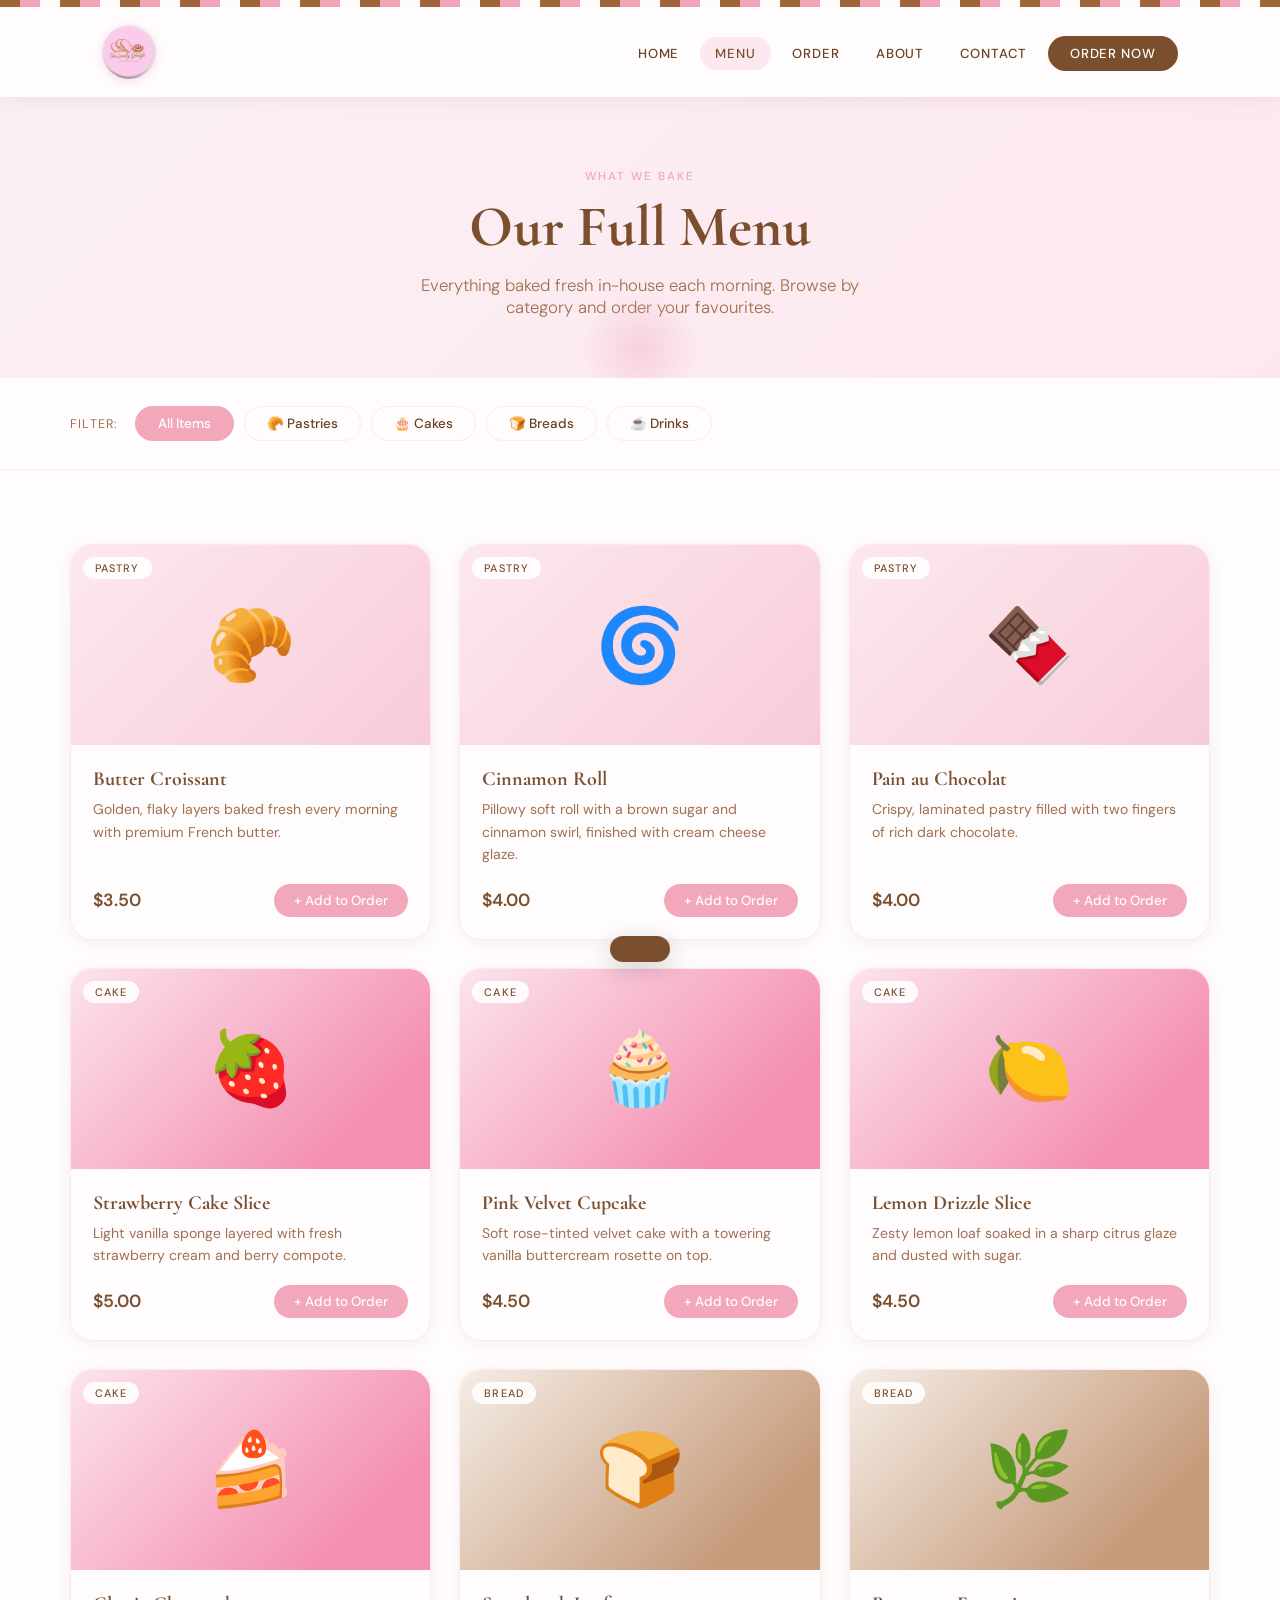
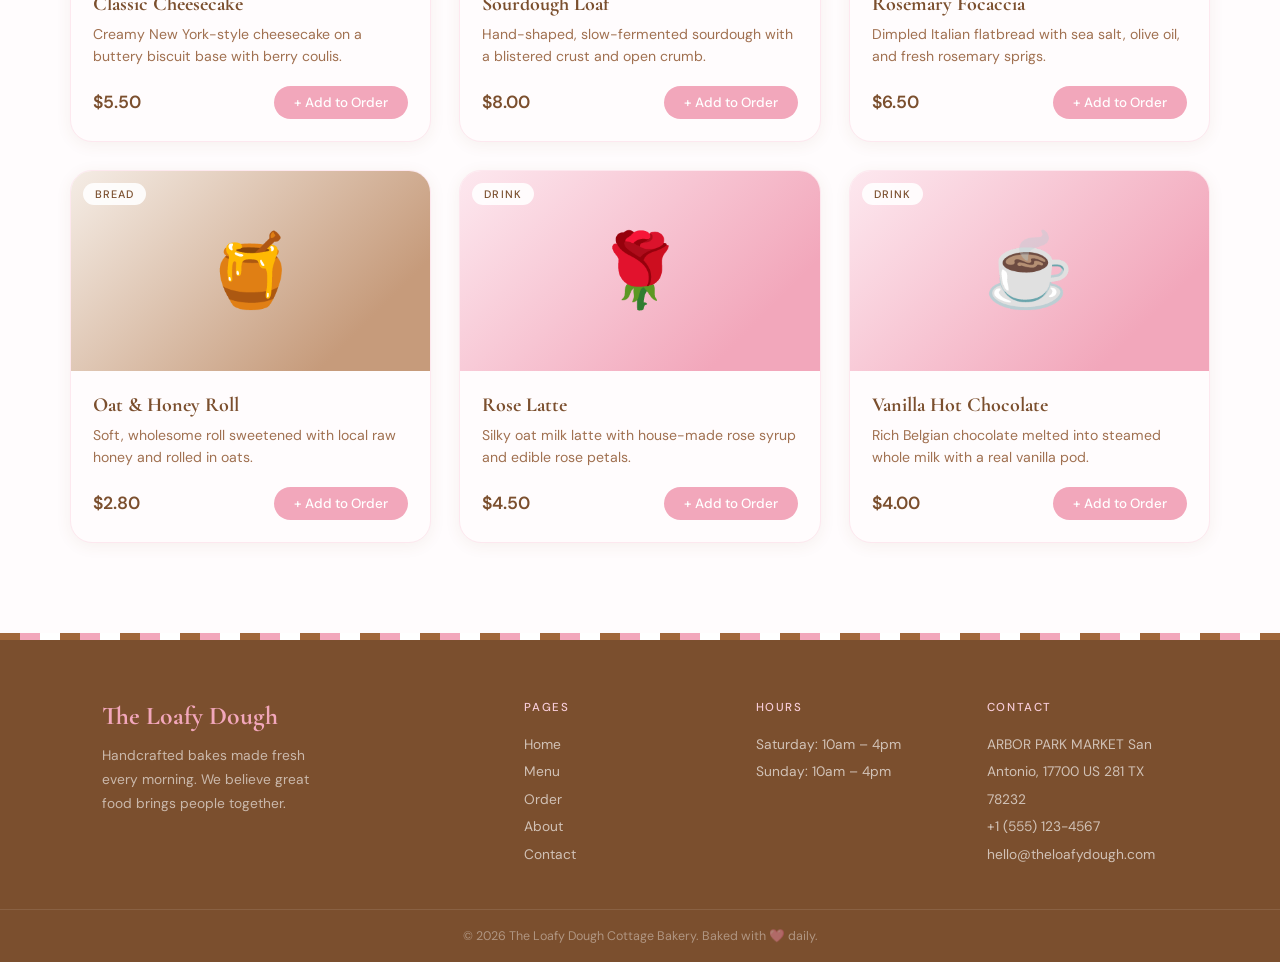
<file: bakery/menu.html>
<!DOCTYPE html>
<html lang="en">
<head>
  <meta charset="UTF-8"/>
  <meta name="viewport" content="width=device-width, initial-scale=1.0"/>
  <title>The Loafy Dough — Menu</title>
  <link rel="stylesheet" href="style.css"/>
  <style>
    /* FILTER TABS */
    .filter-bar {
      background: var(--white);
      padding: 28px 32px;
      border-bottom: 1px solid var(--pink-light);
      position: sticky; top: 64px; z-index: 100;
    }
    .filter-inner {
      max-width:1140px; margin:0 auto;
      display:flex; gap:10px; flex-wrap:wrap; align-items:center;
    }
    .filter-label { font-size:.78rem; letter-spacing:.1em; text-transform:uppercase; color:var(--text-soft); margin-right:6px; }
    .tab {
      padding:8px 22px; border-radius:24px; border:1.5px solid var(--pink-light);
      background:transparent; cursor:pointer;
      font-family:'DM Sans',sans-serif; font-size:.84rem; font-weight:500;
      color:var(--text-mid); transition:all .2s;
    }
    .tab.active, .tab:hover { background:var(--pink); border-color:var(--pink); color:#fff; }

    /* MENU GRID */
    .menu-section { padding:60px 32px 90px; }
    .menu-inner { max-width:1140px; margin:0 auto; }
    .menu-grid {
      display:grid; grid-template-columns:repeat(auto-fill, minmax(300px,1fr)); gap:28px;
      margin-top:14px;
    }
    .menu-card {
      background:var(--white); border-radius:22px; overflow:hidden;
      border:1px solid var(--pink-light);
      box-shadow:0 3px 16px rgba(122,79,46,.07);
      transition:transform .25s, box-shadow .25s;
      display:flex; flex-direction:column;
    }
    .menu-card:hover { transform:translateY(-6px); box-shadow:0 12px 34px rgba(242,167,187,.3); }
    .menu-card-img {
      height:200px; display:flex; align-items:center; justify-content:center;
      font-size:4.5rem; position:relative;
    }
    .menu-card-img.pastry { background:linear-gradient(135deg,#fde8ef,#f7ccd8); }
    .menu-card-img.cake   { background:linear-gradient(135deg,#fce4ec,#f48fb1 80%); }
    .menu-card-img.bread  { background:linear-gradient(135deg,#f5ede6,#c69b7b 80%); }
    .menu-card-img.drink  { background:linear-gradient(135deg,#fde8ef,#f2a7bb 80%); }
    .cat-badge {
      position:absolute; top:12px; left:12px;
      background:rgba(255,255,255,.88); backdrop-filter:blur(4px);
      font-size:.68rem; font-weight:500; letter-spacing:.1em; text-transform:uppercase;
      color:var(--brown); padding:4px 12px; border-radius:14px;
    }
    .menu-card-body { padding:22px; flex:1; display:flex; flex-direction:column; }
    .menu-card-body h3 {
      font-family:'Cormorant Garamond',serif;
      font-size:1.25rem; color:var(--brown); margin-bottom:7px;
    }
    .menu-card-body p { font-size:.88rem; color:var(--text-soft); line-height:1.6; flex:1; margin-bottom:18px; }
    .menu-card-footer { display:flex; justify-content:space-between; align-items:center; }
    .price { font-size:1.1rem; font-weight:600; color:var(--brown); }
    .add-btn {
      background:var(--pink); color:#fff; border:none; border-radius:22px;
      padding:8px 20px; font-size:.84rem; font-weight:500; cursor:pointer;
      font-family:'DM Sans',sans-serif; transition:all .2s;
    }
    .add-btn:hover { background:var(--brown); transform:scale(1.04); }

    /* EMPTY STATE */
    .empty { text-align:center; padding:60px 20px; color:var(--text-soft); }
    .empty span { font-size:3rem; display:block; margin-bottom:14px; }

    @media(max-width:700px){ .menu-grid { grid-template-columns:1fr; } }
  </style>
</head>
<body>

<div class="stripe"></div>

<nav>
  <div class="nav-inner">
    <a href="index.html" class="nav-logo"><img src="logo.jpg" alt="The Loafy Dough" class="nav-logo-img"/></a>
    <ul class="nav-links" id="navLinks">
      <li><a href="index.html">Home</a></li>
      <li><a href="menu.html" class="active">Menu</a></li>
      <li><a href="order.html">Order</a></li>
      <li><a href="about.html">About</a></li>
      <li><a href="contact.html">Contact</a></li>
      <li><a href="order.html" class="nav-cta">Order Now</a></li>
    </ul>
    <button class="ham-btn" style="display:none;background:none;border:none;cursor:pointer;padding:6px;flex-direction:column;gap:5px" onclick="toggleNav()">
      <span style="display:block;width:24px;height:2px;background:var(--brown);border-radius:2px"></span>
      <span style="display:block;width:24px;height:2px;background:var(--brown);border-radius:2px"></span>
      <span style="display:block;width:24px;height:2px;background:var(--brown);border-radius:2px"></span>
    </button>
  </div>
</nav>

<!-- PAGE HERO -->
<div class="page-hero">
  <span class="section-label">What We Bake</span>
  <h1 class="section-title">Our Full Menu</h1>
  <p>Everything baked fresh in-house each morning. Browse by category and order your favourites.</p>
</div>

<!-- FILTER BAR -->
<div class="filter-bar">
  <div class="filter-inner">
    <span class="filter-label">Filter:</span>
    <button class="tab active" onclick="filter('all',this)">All Items</button>
    <button class="tab" onclick="filter('pastry',this)">🥐 Pastries</button>
    <button class="tab" onclick="filter('cake',this)">🎂 Cakes</button>
    <button class="tab" onclick="filter('bread',this)">🍞 Breads</button>
    <button class="tab" onclick="filter('drink',this)">☕ Drinks</button>
  </div>
</div>

<!-- MENU GRID -->
<section class="menu-section">
  <div class="menu-inner">
    <div class="menu-grid" id="menuGrid"></div>
  </div>
</section>

<div class="stripe"></div>

<footer>
  <div class="footer-inner">
    <div class="footer-brand">
      <div class="logo">The Loafy Dough</div>
      <p>Handcrafted bakes made fresh every morning. We believe great food brings people together.</p>
    </div>
    <div class="footer-col">
      <h4>Pages</h4>
      <a href="index.html">Home</a>
      <a href="menu.html">Menu</a>
      <a href="order.html">Order</a>
      <a href="about.html">About</a>
      <a href="contact.html">Contact</a>
    </div>
    <div class="footer-col">
      <h4>Hours</h4>
      <!-- <p>Mon–Fri: 7am – 7pm</p> -->
      <p>Saturday: 10am – 4pm</p>
      <p>Sunday: 10am – 4pm</p>
    </div>
    <div class="footer-col">
      <h4>Contact</h4>
      <p>ARBOR PARK MARKET San Antonio, 17700 US 281 TX 78232</p>
      <p>+1 (555) 123-4567</p>
      <p>hello@theloafydough.com</p>
    </div>
  </div>
  <div class="footer-bottom">© 2026 The Loafy Dough Cottage Bakery. Baked with 🩷 daily.</div>
</footer>

<div id="toast"></div>

<script src="script.js"></script>
<script src="menu.js"></script>
</body>
</html>
</file>
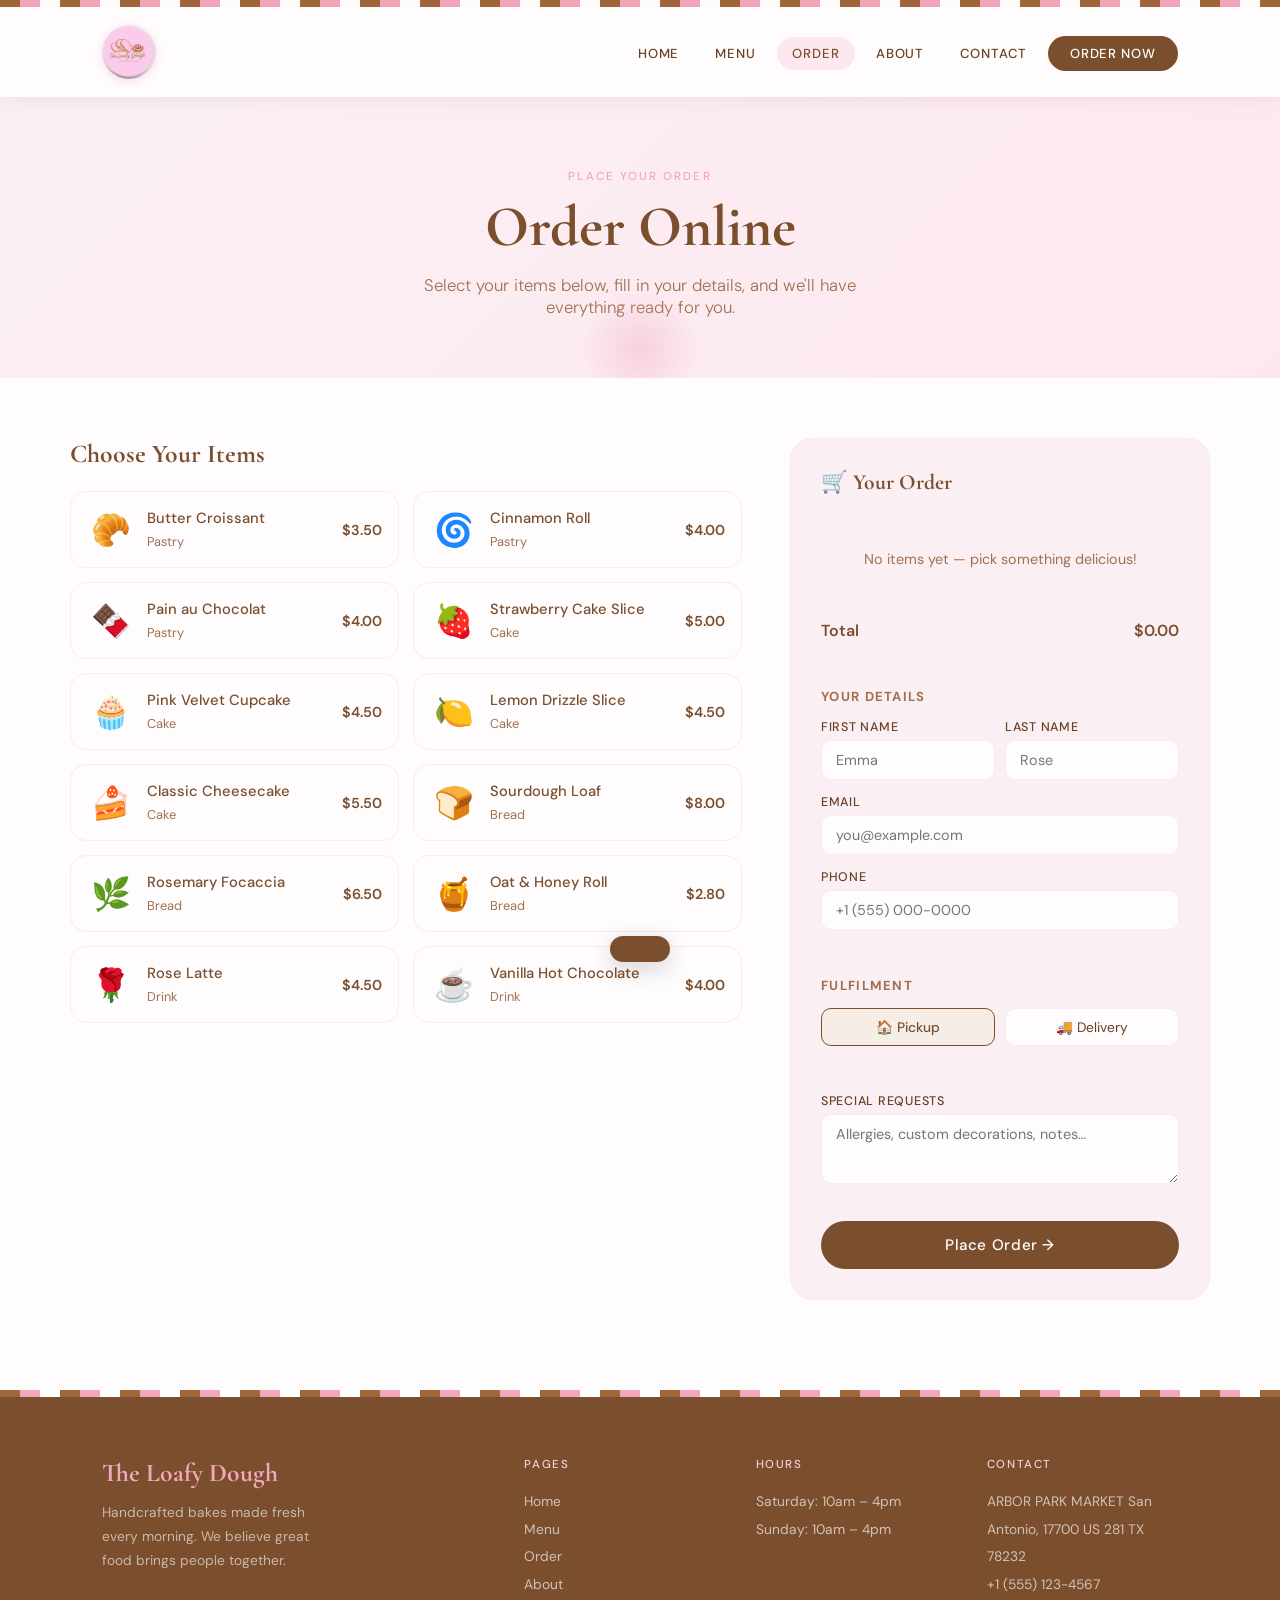
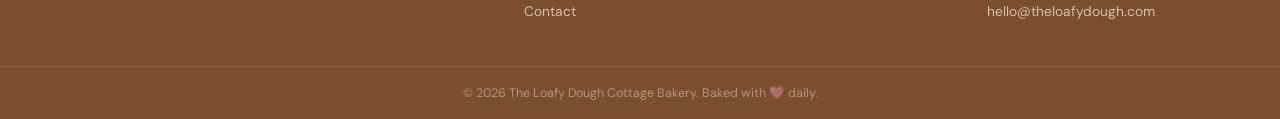
<file: bakery/order.html>
<!DOCTYPE html>
<html lang="en">
<head>
  <meta charset="UTF-8"/>
  <meta name="viewport" content="width=device-width, initial-scale=1.0"/>
  <title>The Loafy Dough — Order</title>
  <link rel="stylesheet" href="style.css"/>
  <style>
    .order-wrap { padding:60px 32px 90px; }
    .order-inner { max-width:1140px; margin:0 auto; display:grid; grid-template-columns:1fr 420px; gap:48px; align-items:start; }

    /* LEFT - ITEM PICKER */
    .picker-title {
      font-family:'Cormorant Garamond',serif;
      font-size:1.6rem; color:var(--brown); margin-bottom:22px;
    }
    .pick-grid { display:grid; grid-template-columns:1fr 1fr; gap:14px; margin-bottom:36px; }
    .pick-card {
      border:1.5px solid var(--pink-light); border-radius:16px; padding:16px;
      display:flex; gap:12px; align-items:center; cursor:pointer;
      transition:all .2s; background:var(--white);
    }
    .pick-card:hover { border-color:var(--pink); box-shadow:0 4px 14px rgba(242,167,187,.22); }
    .pick-card.selected { border-color:var(--brown); background:var(--brown-pale); }
    .pick-emoji { font-size:2rem; width:48px; text-align:center; flex-shrink:0; }
    .pick-info h4 { font-size:.92rem; font-weight:500; color:var(--brown); margin-bottom:2px; }
    .pick-info span { font-size:.8rem; color:var(--text-soft); }
    .pick-price { font-size:.9rem; font-weight:600; color:var(--brown); margin-left:auto; flex-shrink:0; }

    /* RIGHT - ORDER SUMMARY + FORM */
    .order-sidebar { position:sticky; top:90px; }
    .sidebar-box {
      background:var(--pink-soft); border-radius:22px; padding:30px;
      border:1px solid var(--pink-light);
    }
    .sidebar-box h3 {
      font-family:'Cormorant Garamond',serif;
      font-size:1.35rem; color:var(--brown); margin-bottom:20px;
      padding-bottom:14px; border-bottom:1px solid var(--pink-light);
    }
    .cart-items { min-height:60px; margin-bottom:16px; }
    .cart-empty { text-align:center; color:var(--text-soft); font-size:.9rem; padding:20px 0; }
    .cart-row {
      display:flex; justify-content:space-between; align-items:center;
      padding:10px 0; border-bottom:1px solid var(--pink-mid); gap:8px;
    }
    .cart-row-name { font-size:.88rem; color:var(--text-dark); flex:1; }
    .qty-ctrl { display:flex; align-items:center; gap:8px; }
    .qty-btn {
      width:26px; height:26px; border-radius:50%; border:1.5px solid var(--pink);
      background:transparent; cursor:pointer; font-size:1rem; line-height:1;
      color:var(--brown); transition:all .2s; display:flex; align-items:center; justify-content:center;
    }
    .qty-btn:hover { background:var(--pink); color:#fff; }
    .qty-num { font-size:.88rem; font-weight:500; min-width:18px; text-align:center; }
    .cart-row-price { font-size:.88rem; font-weight:600; color:var(--brown); min-width:46px; text-align:right; }
    .del-btn { background:none; border:none; cursor:pointer; color:var(--pink); font-size:1rem; padding:0 4px; }

    .order-total {
      display:flex; justify-content:space-between;
      font-weight:600; font-size:1rem; color:var(--brown);
      padding-top:14px; margin-top:4px;
    }

    /* FORM */
    .form-section { margin-top:24px; border-top:1px solid var(--pink-light); padding-top:22px; }
    .form-section h4 { font-size:.82rem; letter-spacing:.1em; text-transform:uppercase; color:var(--text-soft); margin-bottom:14px; }
    .fg { margin-bottom:14px; }
    .fg label { display:block; font-size:.78rem; font-weight:500; letter-spacing:.06em; text-transform:uppercase; color:var(--text-mid); margin-bottom:5px; }
    .fg input, .fg select, .fg textarea {
      width:100%; padding:10px 14px; border-radius:10px;
      border:1.5px solid var(--pink-light); background:var(--white);
      font-family:'DM Sans',sans-serif; font-size:.9rem; color:var(--text-dark);
      outline:none; transition:border .2s;
    }
    .fg input:focus, .fg select:focus, .fg textarea:focus { border-color:var(--pink); }
    .fg textarea { min-height:70px; resize:vertical; }
    .fg-row { display:grid; grid-template-columns:1fr 1fr; gap:10px; }
    .submit-btn {
      width:100%; padding:14px; background:var(--brown); color:#fff;
      border:none; border-radius:32px; font-size:.95rem; font-weight:500;
      font-family:'DM Sans',sans-serif; cursor:pointer; letter-spacing:.04em;
      margin-top:18px; transition:all .2s;
    }
    .submit-btn:hover { background:var(--brown-strip); transform:translateY(-1px); }
    .submit-btn:disabled { opacity:.5; cursor:not-allowed; transform:none; }

    .delivery-toggle { display:flex; gap:10px; }
    .toggle-opt {
      flex:1; padding:9px; border:1.5px solid var(--pink-light); border-radius:10px;
      text-align:center; cursor:pointer; font-size:.86rem; color:var(--text-mid);
      transition:all .2s; font-family:'DM Sans',sans-serif; background:var(--white);
    }
    .toggle-opt.active { border-color:var(--brown); background:var(--brown-pale); color:var(--brown); font-weight:500; }

    @media(max-width:900px){
      .order-inner { grid-template-columns:1fr; }
      .pick-grid { grid-template-columns:1fr; }
      .order-sidebar { position:static; }
    }
  </style>
</head>
<body>

<div class="stripe"></div>

<nav>
  <div class="nav-inner">
    <a href="index.html" class="nav-logo"><img src="logo.jpg" alt="The Loafy Dough" class="nav-logo-img"/></a>
    <ul class="nav-links" id="navLinks">
      <li><a href="index.html">Home</a></li>
      <li><a href="menu.html">Menu</a></li>
      <li><a href="order.html" class="active">Order</a></li>
      <li><a href="about.html">About</a></li>
      <li><a href="contact.html">Contact</a></li>
      <li><a href="order.html" class="nav-cta">Order Now</a></li>
    </ul>
    <button class="ham-btn" style="display:none;background:none;border:none;cursor:pointer;padding:6px;flex-direction:column;gap:5px" onclick="toggleNav()">
      <span style="display:block;width:24px;height:2px;background:var(--brown);border-radius:2px"></span>
      <span style="display:block;width:24px;height:2px;background:var(--brown);border-radius:2px"></span>
      <span style="display:block;width:24px;height:2px;background:var(--brown);border-radius:2px"></span>
    </button>
  </div>
</nav>

<div class="page-hero">
  <span class="section-label">Place Your Order</span>
  <h1 class="section-title">Order Online</h1>
  <p>Select your items below, fill in your details, and we'll have everything ready for you.</p>
</div>

<div class="order-wrap">
  <div class="order-inner">

    <!-- ITEM PICKER -->
    <div>
      <h2 class="picker-title">Choose Your Items</h2>
      <div class="pick-grid" id="pickGrid"></div>
    </div>

    <!-- SIDEBAR -->
    <div class="order-sidebar">
      <div class="sidebar-box">
        <h3>🛒 Your Order</h3>
        <div class="cart-items" id="cartItems">
          <div class="cart-empty">No items yet — pick something delicious!</div>
        </div>
        <div class="order-total">
          <span>Total</span>
          <span id="totalPrice">$0.00</span>
        </div>

        <div class="form-section">
          <h4>Your Details</h4>
          <div class="fg-row">
            <div class="fg"><label>First Name</label><input type="text" id="fname" placeholder="Emma"/></div>
            <div class="fg"><label>Last Name</label><input type="text" id="lname" placeholder="Rose"/></div>
          </div>
          <div class="fg"><label>Email</label><input type="email" id="email" placeholder="you@example.com"/></div>
          <div class="fg"><label>Phone</label><input type="tel" id="phone" placeholder="+1 (555) 000-0000"/></div>
        </div>

        <div class="form-section">
          <h4>Fulfilment</h4>
          <div class="delivery-toggle">
            <button class="toggle-opt active" id="opt-pickup" onclick="setOpt('pickup')">🏠 Pickup</button>
            <button class="toggle-opt" id="opt-delivery" onclick="setOpt('delivery')">🚚 Delivery</button>
          </div>
          <div id="addressField" style="display:none;margin-top:12px">
            <div class="fg"><label>Delivery Address</label><input type="text" placeholder="123 Main St, New York"/></div>
          </div>
        </div>

        <div class="form-section">
          <div class="fg"><label>Special Requests</label><textarea placeholder="Allergies, custom decorations, notes…"></textarea></div>
        </div>

        <button class="submit-btn" id="submitBtn" onclick="submitOrder()">Place Order →</button>
      </div>
    </div>
  </div>
</div>

<div class="stripe"></div>

<footer>
  <div class="footer-inner">
    <div class="footer-brand">
      <div class="logo">The Loafy Dough</div>
      <p>Handcrafted bakes made fresh every morning. We believe great food brings people together.</p>
    </div>
    <div class="footer-col">
      <h4>Pages</h4>
      <a href="index.html">Home</a>
      <a href="menu.html">Menu</a>
      <a href="order.html">Order</a>
      <a href="about.html">About</a>
      <a href="contact.html">Contact</a>
    </div>
    <div class="footer-col">
      <h4>Hours</h4>
      <!-- <p>Mon–Fri: 7am – 7pm</p> -->
      <p>Saturday: 10am – 4pm</p>
      <p>Sunday: 10am – 4pm</p>
    </div>
    <div class="footer-col">
      <h4>Contact</h4>
      <p>ARBOR PARK MARKET San Antonio, 17700 US 281 TX 78232</p>
      <p>+1 (555) 123-4567</p>
      <p>hello@theloafydough.com</p>
    </div>
  </div>
  <div class="footer-bottom">© 2026 The Loafy Dough Cottage Bakery. Baked with 🩷 daily.</div>
</footer>

<div id="toast"></div>

<script src="script.js"></script>
<script src="order.js"></script>
</body>
</html>
</file>
<file: bakery/style.css>
@import url('https://fonts.googleapis.com/css2?family=Cormorant+Garamond:ital,wght@0,400;0,600;0,700;1,400;1,600&family=DM+Sans:wght@300;400;500&display=swap');

:root {
  --pink:        #f2a7bb;
  --pink-light:  #fde8ef;
  --pink-soft:   #faf0f4;
  --pink-mid:    #f7ccd8;
  --white:       #fffcfd;
  --brown:       #7b4f2e;
  --brown-light: #c69b7b;
  --brown-strip: #a0673a;
  --brown-pale:  #f5ede6;
  --text-dark:   #2e1a0e;
  --text-mid:    #6b3f22;
  --text-soft:   #a07050;
}

*, *::before, *::after { margin:0; padding:0; box-sizing:border-box; }
html { scroll-behavior:smooth; }

body {
  font-family: 'DM Sans', sans-serif;
  background: var(--white);
  color: var(--text-dark);
  overflow-x: hidden;
}

/* STRIPE */
.stripe {
  height: 7px;
  background: repeating-linear-gradient(
    90deg,
    var(--brown-strip) 0px, var(--brown-strip) 20px,
    var(--pink)        20px, var(--pink)        40px,
    #fff               40px, #fff               60px
  );
}

/* NAV */
nav {
  position: sticky; top:0; z-index:200;
  background: var(--white);
  box-shadow: 0 2px 20px rgba(122,79,46,.09);
}
.nav-inner {
  max-width:1140px; margin:0 auto;
  display:flex; align-items:center; justify-content:space-between;
  padding:18px 32px; position:relative;
}
.nav-logo {
  text-decoration:none; display:flex; align-items:center;
}
.nav-logo-img {
  height:54px; width:54px; border-radius:50%;
  object-fit:cover;
  box-shadow:0 2px 10px rgba(242,167,187,.4);
  transition:transform .2s, box-shadow .2s;
}
.nav-logo-img:hover {
  transform:scale(1.07);
  box-shadow:0 4px 18px rgba(242,167,187,.55);
}
.nav-links { display:flex; gap:6px; list-style:none; align-items:center; }
.nav-links a {
  text-decoration:none; font-size:.82rem; font-weight:500;
  color:var(--text-mid); letter-spacing:.07em; text-transform:uppercase;
  padding:8px 15px; border-radius:22px; transition:all .2s;
}
.nav-links a:hover, .nav-links a.active { background:var(--pink-light); color:var(--brown); }
.nav-cta { background:var(--brown) !important; color:#fff !important; padding:9px 22px !important; }
.nav-cta:hover { background:var(--brown-strip) !important; }

/* FOOTER */
footer { background:var(--brown); color:rgba(255,255,255,.85); }
.footer-inner {
  max-width:1140px; margin:0 auto;
  display:grid; grid-template-columns:2fr 1fr 1fr 1fr; gap:40px;
  padding:60px 32px 40px;
}
.footer-brand .logo {
  font-family:'Cormorant Garamond',serif;
  font-size:1.6rem; color:var(--pink); font-weight:700; margin-bottom:12px;
}
.footer-brand p { font-size:.86rem; line-height:1.75; opacity:.7; max-width:230px; }
.footer-col h4 {
  font-size:.72rem; letter-spacing:.14em; text-transform:uppercase;
  color:var(--pink-mid); margin-bottom:16px; font-weight:500;
}
.footer-col a, .footer-col p {
  display:block; text-decoration:none; font-size:.86rem;
  color:rgba(255,255,255,.65); line-height:2; transition:color .2s;
}
.footer-col a:hover { color:var(--pink); }
.footer-bottom {
  border-top:1px solid rgba(255,255,255,.1);
  text-align:center; padding:18px 32px;
  font-size:.78rem; color:rgba(255,255,255,.4);
}

/* BUTTONS */
.btn {
  display:inline-block; text-decoration:none; border:none; cursor:pointer;
  font-family:'DM Sans',sans-serif; font-weight:500; letter-spacing:.04em;
  transition:transform .2s, box-shadow .2s, background .2s; font-size:.95rem;
}
.btn-primary {
  background:var(--brown); color:#fff;
  padding:14px 38px; border-radius:38px;
  box-shadow:0 4px 20px rgba(122,79,46,.3);
}
.btn-primary:hover { transform:translateY(-2px); box-shadow:0 8px 30px rgba(122,79,46,.38); }
.btn-outline {
  border:2px solid var(--pink); color:var(--brown);
  padding:12px 34px; border-radius:36px; background:transparent;
}
.btn-outline:hover { background:var(--pink); color:#fff; }
.btn-pink {
  background:var(--pink); color:#fff;
  padding:10px 24px; border-radius:26px;
  box-shadow:0 4px 14px rgba(242,167,187,.4);
}
.btn-pink:hover { background:var(--brown); transform:translateY(-1px); }

/* SECTION COMMONS */
.section-label {
  font-size:.72rem; letter-spacing:.18em; text-transform:uppercase;
  color:var(--pink); font-weight:500; margin-bottom:8px; display:block;
}
.section-title {
  font-family:'Cormorant Garamond',serif;
  font-size:clamp(2rem,4vw,3rem);
  color:var(--brown); line-height:1.15; margin-bottom:14px;
}
.section-sub {
  color:var(--text-soft); font-weight:300; font-size:1rem; line-height:1.75;
}

/* PAGE HERO (inner pages) */
.page-hero {
  background: linear-gradient(135deg, var(--pink-soft) 0%, var(--pink-light) 100%);
  padding: 72px 32px 60px;
  text-align: center;
  position: relative; overflow: hidden;
}
.page-hero::after {
  content:''; position:absolute; bottom:-30px; left:50%; transform:translateX(-50%);
  width:120px; height:120px; border-radius:50%;
  background:radial-gradient(circle, var(--pink) 0%, transparent 70%); opacity:.4;
}
.page-hero .section-label { display:block; margin-bottom:10px; }
.page-hero .section-title { font-size:clamp(2.4rem,5vw,3.6rem); margin-bottom:14px; }
.page-hero p { color:var(--text-soft); font-size:1.05rem; font-weight:300; max-width:500px; margin:0 auto; }

/* TOAST */
#toast {
  position:fixed; bottom:28px; left:50%;
  transform:translateX(-50%) translateY(90px);
  background:var(--brown); color:#fff;
  padding:13px 30px; border-radius:32px; font-size:.9rem;
  z-index:9999; box-shadow:0 6px 24px rgba(0,0,0,.18);
  transition:transform .35s cubic-bezier(.34,1.56,.64,1); pointer-events:none;
}
#toast.show { transform:translateX(-50%) translateY(0); }

@media(max-width:800px){
  .nav-links { 
    display:none; flex-direction:column; position:absolute;
    top:100%; left:0; right:0; background:var(--white);
    padding:16px 24px 24px; box-shadow:0 10px 28px rgba(0,0,0,.1); gap:2px;
  }
  .nav-links.open { display:flex; }
  .ham-btn { display:flex !important; }
  .footer-inner { grid-template-columns:1fr 1fr; gap:28px; padding:40px 24px 30px; }
}
</file>
